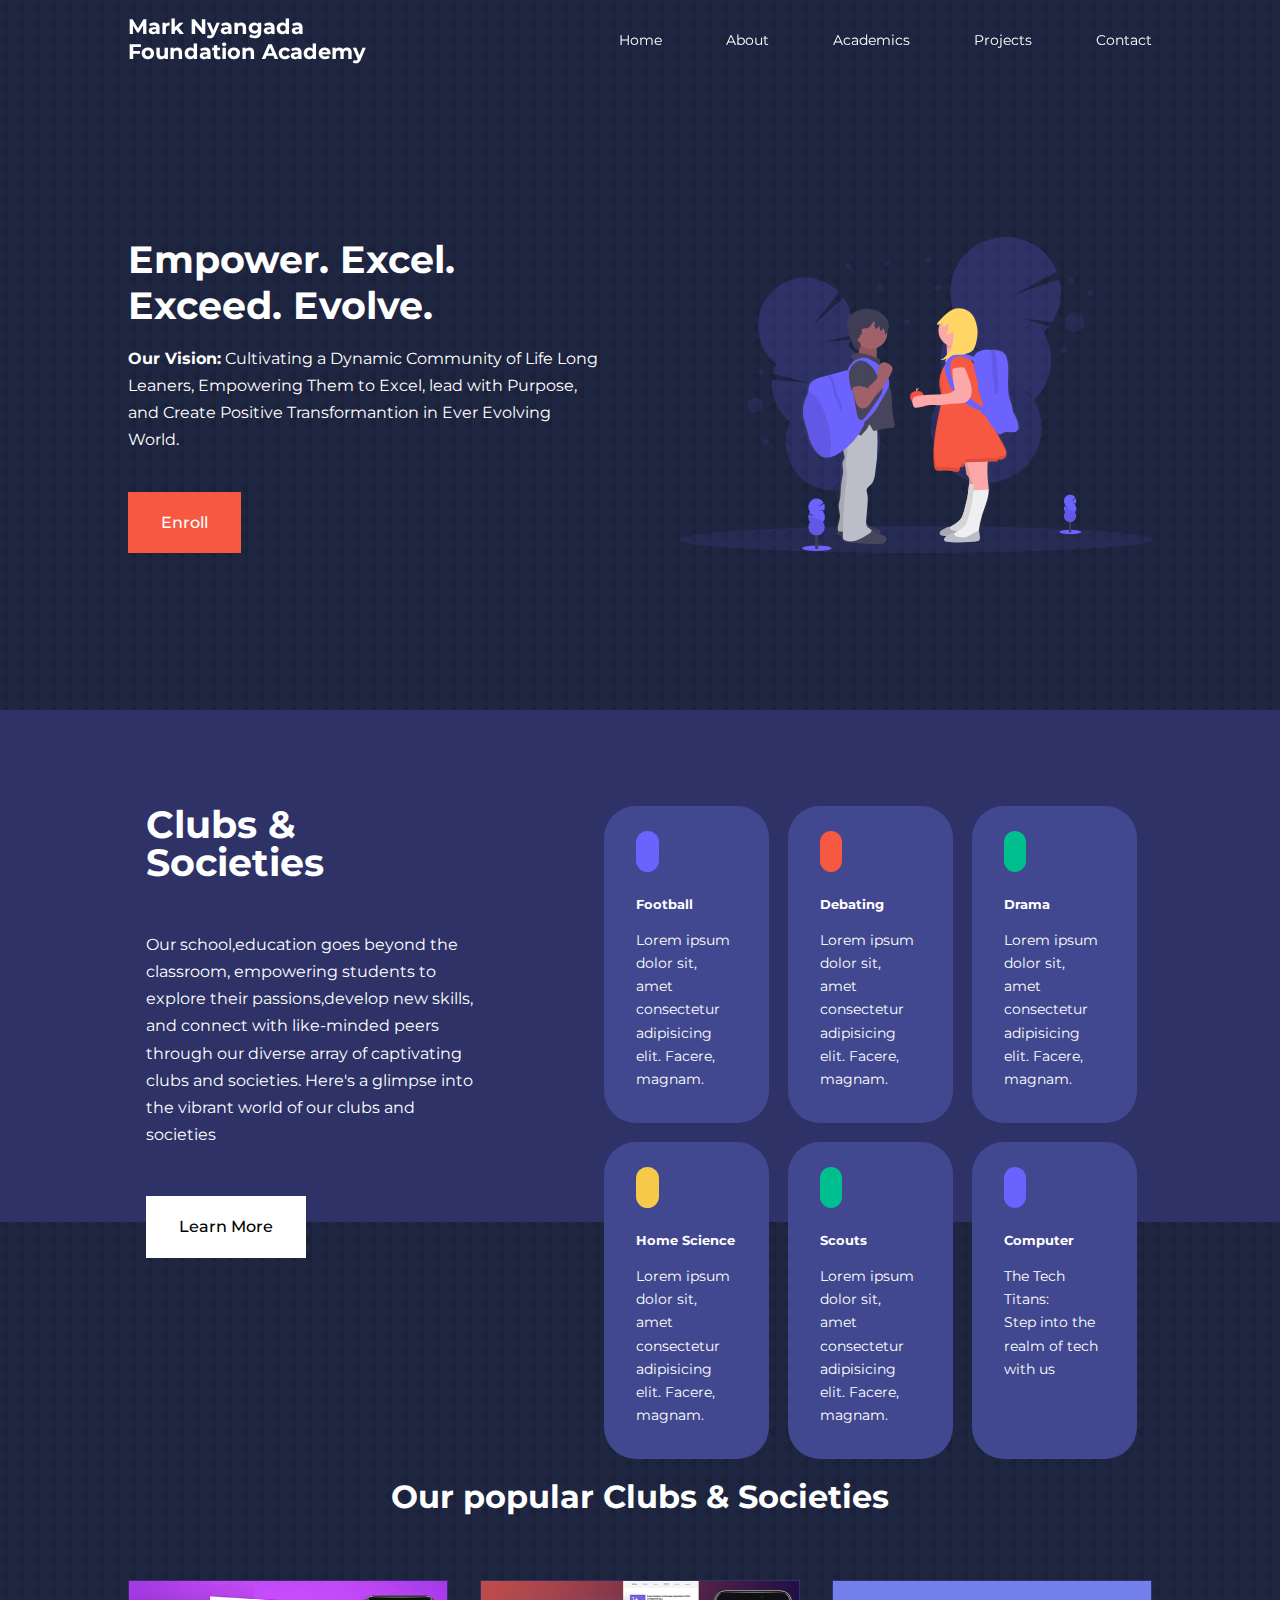
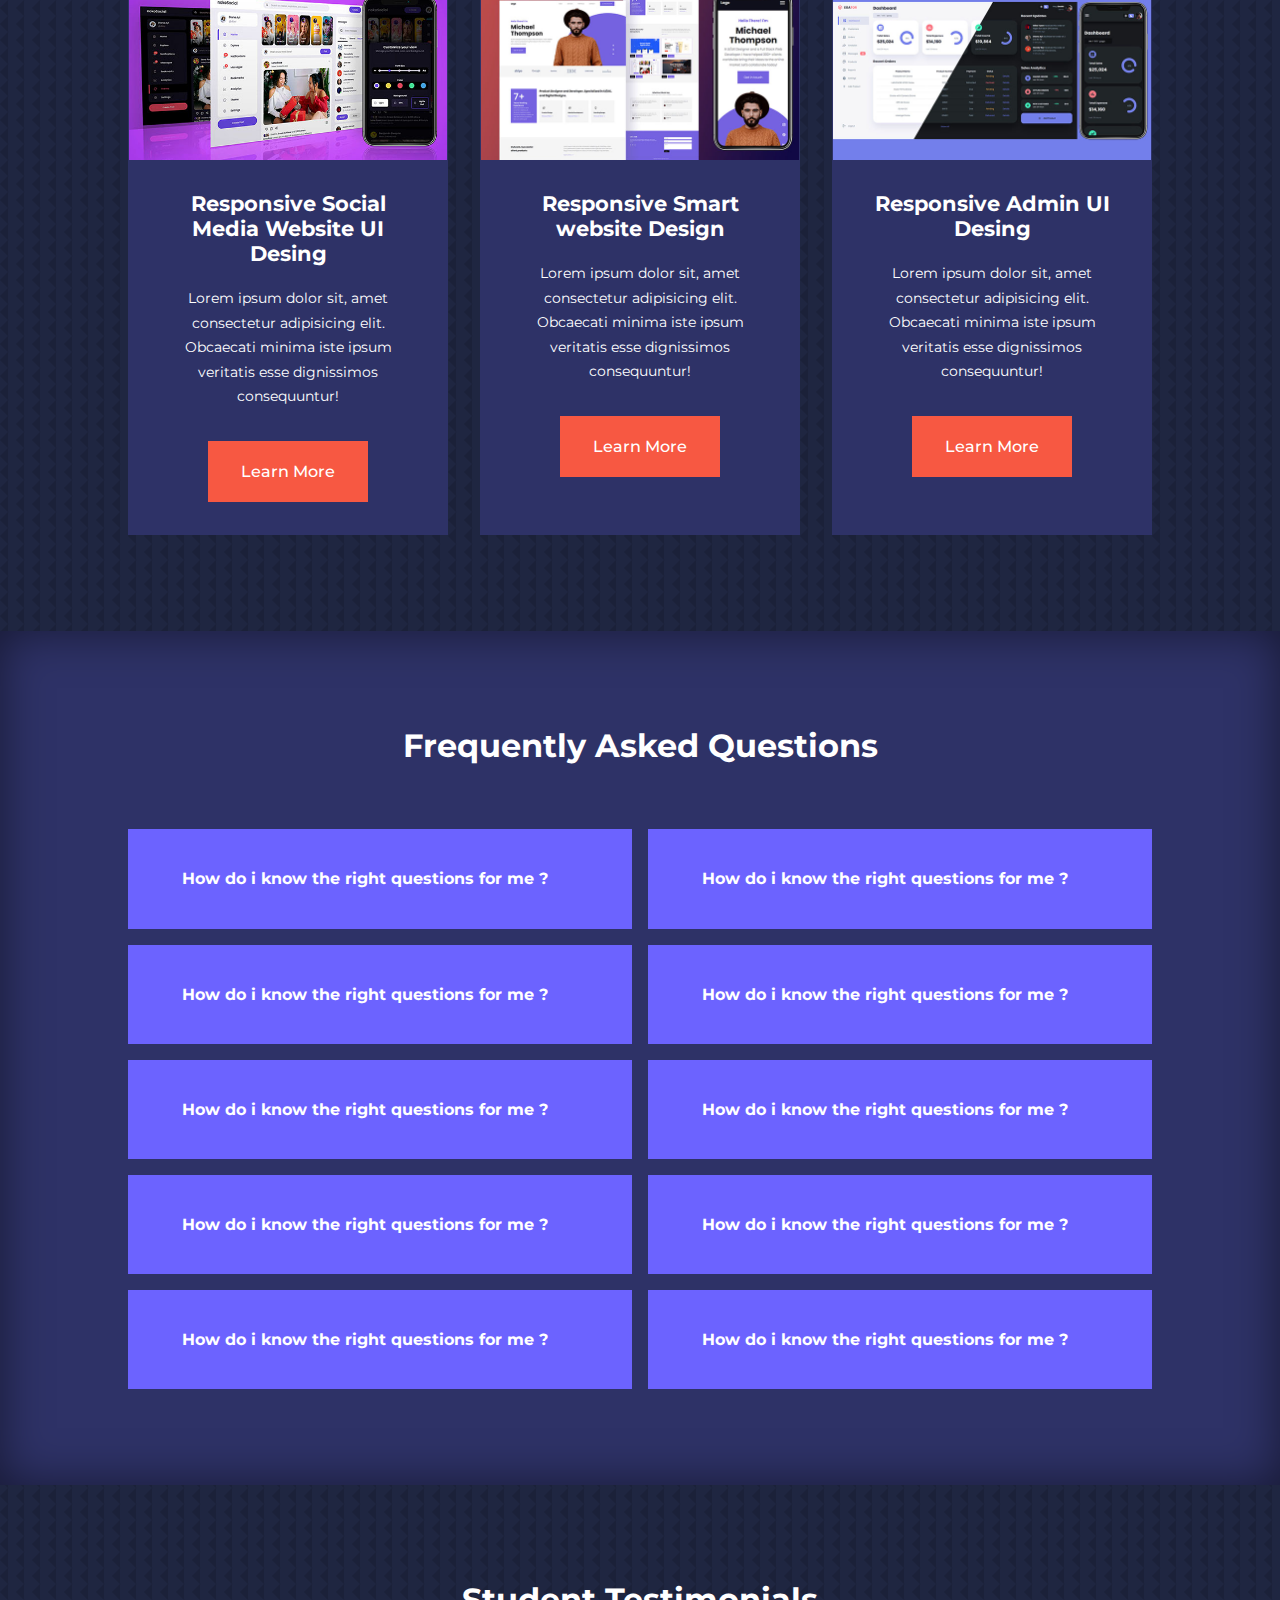
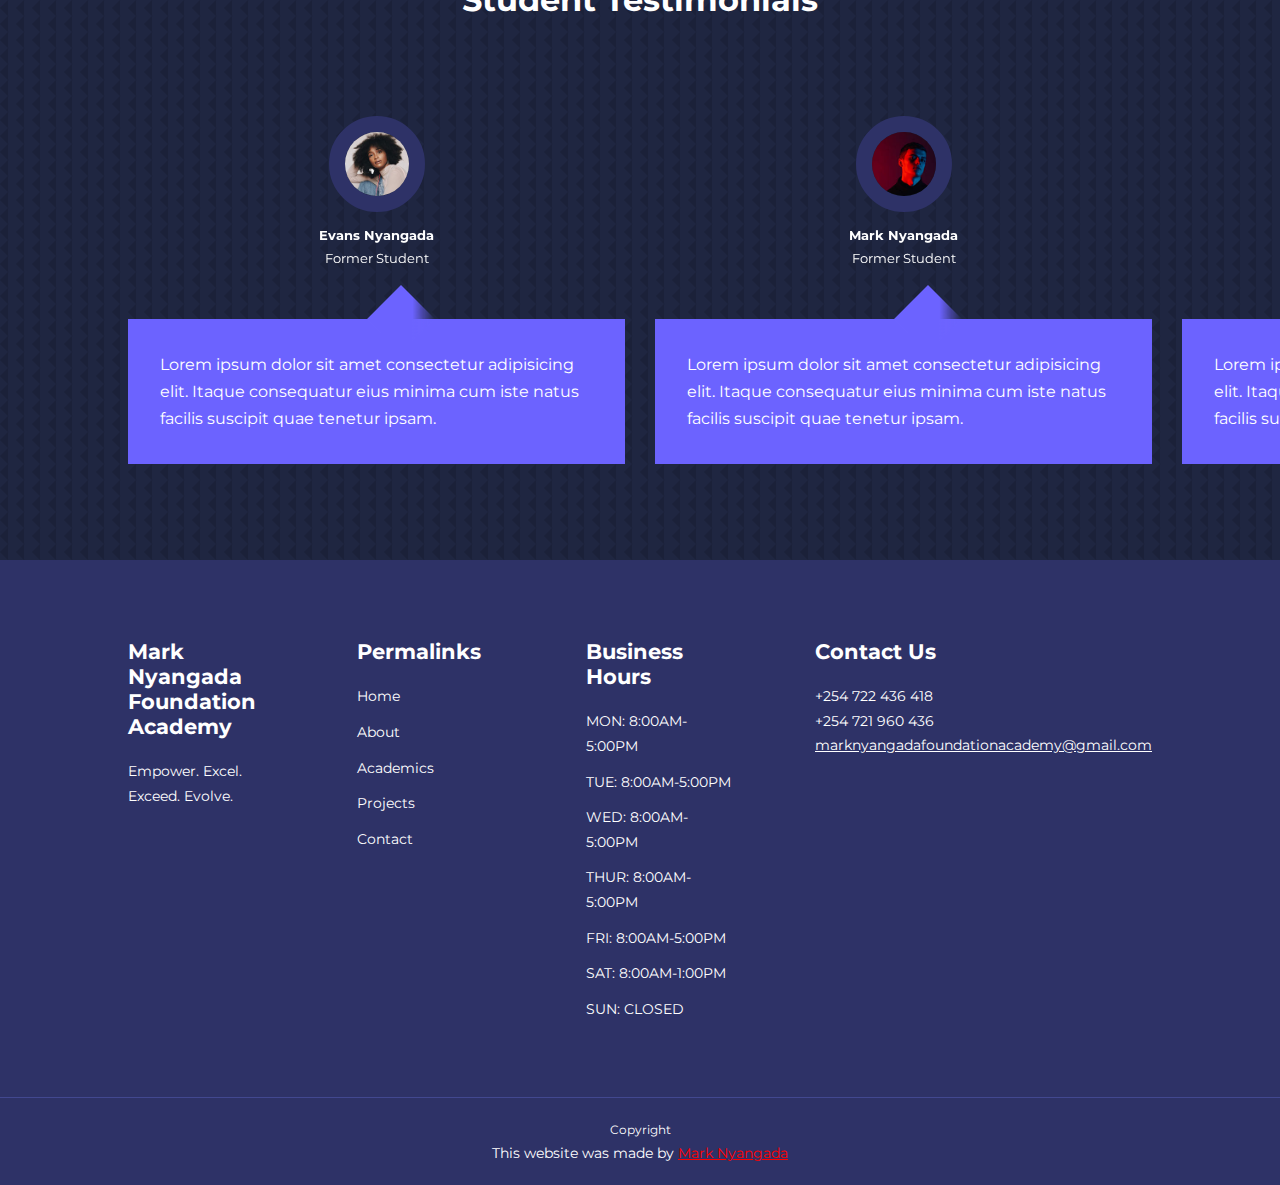
<file: MARK NYANGADA FOUNDATION ACADEMY/index.html>
<!DOCTYPE html>
<html lang="en">
<head>
    <meta charset="UTF-8">
    <meta name="viewport" content="width=device-width, initial-scale=1.0">
    <title>Mark Nyangada Foundation Academy</title>

    <!--ICONSCOUT CDN-->
    <link rel="stylesheet" href="https://unicons.iconscout.com/release/v2.1.6/css/unicons.css">

    <!--GOOGLE FONTS (MONTSERRAT)-->
    <link rel="preconnect" href="https://fonts.googleapis.com">
    <link rel="preconnect" href="https://fonts.gstatic.com" crossorigin>
    <link href="https://fonts.googleapis.com/css2?family=Montserrat:wght@300;400;500;600;700;900&display=swap" rel="stylesheet">
    <link rel="stylesheet" href="https://cdnjs.cloudflare.com/ajax/libs/font-awesome/5.15.3/css/all.min.css" />



    <!--SWIPER JS-->
    <link
    rel="stylesheet"
    href="https://cdn.jsdelivr.net/npm/swiper@9/swiper-bundle.min.css"
    />




    <!--STYLESHEETS-->
    <link rel="stylesheet" href="styles/style.css">

    <style>
        body{
            background-image: url("images/bg-texture.png");
        }
    </style>
</head>

<body>
    <nav>
        <div class="container nav__container">
            <a href="index.html"><h4>Mark Nyangada <br> Foundation Academy</h4></a>
            <ul class="nav__menu">
                <li><a href="index.html">Home</a></li>
                <li><a href="about.html">About</a></li>
                <li><a href="course.html">Academics</a></li>
                <li><a href="projects.html">Projects</a></li>
                <li><a href="contact.html">Contact</a></li>
            </ul>
            <button id="open-menu-btn"><svg xmlns="http://www.w3.org/2000/svg" width="24" height="24" fill="none" id="menu"><path fill="#000" d="M3 6a1 1 0 0 1 1-1h16a1 1 0 1 1 0 2H4a1 1 0 0 1-1-1zm0 6a1 1 0 0 1 1-1h16a1 1 0 1 1 0 2H4a1 1 0 0 1-1-1zm1 5a1 1 0 1 0 0 2h16a1 1 0 1 0 0-2H4z"></path></svg></button>
            <button id="close-menu-btn"><svg xmlns="http://www.w3.org/2000/svg" width="24" height="24" fill="none" id="close"><path fill="#000" d="M7.05 7.05a1 1 0 0 0 0 1.414L10.586 12 7.05 15.536a1 1 0 1 0 1.414 1.414L12 13.414l3.536 3.536a1 1 0 0 0 1.414-1.414L13.414 12l3.536-3.536a1 1 0 0 0-1.414-1.414L12 10.586 8.464 7.05a1 1 0 0 0-1.414 0Z"></path></svg></button>
        </div>
    </nav>
    <!--===========================END OF NAVBAR=====================--> 






    <header>
        <div class="container header__container">
            <div class="header__left">
                <h1>Empower. Excel. Exceed. Evolve.</h1>
                <p><strong>Our Vision:</strong> Cultivating a Dynamic Community of Life Long Leaners, Empowering Them to Excel, lead with Purpose, and Create Positive Transformantion in Ever Evolving World. </p>
                <a href="course.html" class="btn btn-primary">Enroll</a>
            </div>
           

            <div class="header__left">
                <div class="header__right-image">
                    <img src="./images/header.svg">
                </div>
            </div>
        </div>
    </header>

    <!--========================END OF HEADER===========
    ===================-->





    <section class="categories">
        <div class="container categories__container">
            <div class="container categories__left">
                <h1>Clubs & Societies</h1>
                <p>
                Our school,education goes beyond the classroom, empowering students to explore their passions,develop new skills, and connect with like-minded peers through our diverse array of captivating clubs and societies. Here's a glimpse into the vibrant world of our clubs and societies
                </p>
                <a href="#" class="btn">Learn More</a>
            </div>
            <div class="container categories__right">
                <article class="category">
                    <span class="category__icon"><i class="uil uil-football"></i></span>
                    <h5>Football</h5>
                    <p>Lorem ipsum dolor sit, amet consectetur adipisicing elit. Facere, magnam.</p>
                </article>

                <article class="category">
                    <span class="category__icon"><i class="uil uil-podium"></i></span>
                    <h5>Debating</h5>
                    <p>Lorem ipsum dolor sit, amet consectetur adipisicing elit. Facere, magnam.</p>
                </article>

                <article class="category">
                    <span class="category__icon"><i class="uil uil-usd-circle"></i></span>
                    <h5>Drama</h5>
                    <p>Lorem ipsum dolor sit, amet consectetur adipisicing elit. Facere, magnam.</p>
                </article>

                <article class="category">
                    <span class="category__icon"><i class="uil uil-megaphone"></i></span>
                    <h5>Home Science</h5>
                    <p>Lorem ipsum dolor sit, amet consectetur adipisicing elit. Facere, magnam.</p>
                </article>

                <article class="category">
                    <span class="category__icon"><i class="uil uil-shield"></i></span>
                    <h5>Scouts</h5>
                    <p>Lorem ipsum dolor sit, amet consectetur adipisicing elit. Facere, magnam.</p>
                </article>

                <article class="category">
                    <span class="category__icon"><i class="uil uil-desktop"></i></span>
                    <h5>Computer</h5>
                    <p>The Tech Titans: <br> Step into the realm of tech with us</p>
                </article>
            </div>
        </div>
    </section>
    <!--===========================END OF CATERGORIES========-->











    <section class="courses">
        <h2>Our popular Clubs & Societies</h2>
        <div class="container courses__container">
            <article class="course">
                <div class="course__image">
                    <img src="./images/course1.jpg" >
                </div>
                <div class="course__info">
                    <h4>Responsive Social Media Website UI Desing</h4>
                    <p>Lorem ipsum dolor sit, amet consectetur adipisicing elit. Obcaecati minima iste ipsum veritatis esse dignissimos consequuntur!</p>
                    <a href="course.html" class=" btn btn-primary">Learn More</a>
                </div>
                
            </article>

            <article class="course">
                <div class="course__image">
                    <img src="./images/course2.jpg" >
                </div>
                <div class="course__info">
                    <h4>Responsive Smart website Design</h4>
                    <p>Lorem ipsum dolor sit, amet consectetur adipisicing elit. Obcaecati minima iste ipsum veritatis esse dignissimos consequuntur!</p>
                    <a href="course.html" class=" btn btn-primary">Learn More</a>
                </div>
                
            </article>

            <article class="course">
                <div class="course__image">
                    <img src="./images/course3.jpg" >
                </div>
                <div class="course__info">
                    <h4>Responsive Admin UI Desing</h4>
                    <p>Lorem ipsum dolor sit, amet consectetur adipisicing elit. Obcaecati minima iste ipsum veritatis esse dignissimos consequuntur!</p>
                    <a href="course.html" class=" btn btn-primary">Learn More</a>
                </div>
               
            </article>

            
        </div>
    </section>

    <!--======================END OF COURSES===============-->





    <section class="faqs">
        <h2>Frequently Asked Questions</h2>
        <div class="container faqs__container">
            <article class="faq">
                <div class="faq__icon"><i class="uil uil-plus"></i></div>
                <div class="question__answer">
                    <h4>How do i know the right questions for me ?</h4>
                    <p>Lorem ipsum dolor, sit amet consectetur adipisicing elit. Inventore alias facere cumque distinctio, aut eius quisquam, expedita amet doloremque dolor vitae doloribus rem perspiciatis porro reprehenderit reiciendis. Sint, natus ut!</p>
                </div>
            </article>

            <article class="faq">
                <div class="faq__icon"><i class="uil uil-plus"></i></div>
                <div class="question__answer">
                    <h4>How do i know the right questions for me ?</h4>
                    <p>Lorem ipsum dolor, sit amet consectetur adipisicing elit. Inventore alias facere cumque distinctio, aut eius quisquam, expedita amet doloremque dolor vitae doloribus rem perspiciatis porro reprehenderit reiciendis. Sint, natus ut!</p>
                </div>
            </article>

            <article class="faq">
                <div class="faq__icon"><i class="uil uil-plus"></i></div>
                <div class="question__answer">
                    <h4>How do i know the right questions for me ?</h4>
                    <p>Lorem ipsum dolor, sit amet consectetur adipisicing elit. Inventore alias facere cumque distinctio, aut eius quisquam, expedita amet doloremque dolor vitae doloribus rem perspiciatis porro reprehenderit reiciendis. Sint, natus ut!</p>
                </div>
            </article>

            <article class="faq">
                <div class="faq__icon"><i class="uil uil-plus"></i></div>
                <div class="question__answer">
                    <h4>How do i know the right questions for me ?</h4>
                    <p>Lorem ipsum dolor, sit amet consectetur adipisicing elit. Inventore alias facere cumque distinctio, aut eius quisquam, expedita amet doloremque dolor vitae doloribus rem perspiciatis porro reprehenderit reiciendis. Sint, natus ut!</p>
                </div>
            </article>

            <article class="faq">
                <div class="faq__icon"><i class="uil uil-plus"></i></div>
                <div class="question__answer">
                    <h4>How do i know the right questions for me ?</h4>
                    <p>Lorem ipsum dolor, sit amet consectetur adipisicing elit. Inventore alias facere cumque distinctio, aut eius quisquam, expedita amet doloremque dolor vitae doloribus rem perspiciatis porro reprehenderit reiciendis. Sint, natus ut!</p>
                </div>
            </article>

            <article class="faq">
                <div class="faq__icon"><i class="uil uil-plus"></i></div>
                <div class="question__answer">
                    <h4>How do i know the right questions for me ?</h4>
                    <p>Lorem ipsum dolor, sit amet consectetur adipisicing elit. Inventore alias facere cumque distinctio, aut eius quisquam, expedita amet doloremque dolor vitae doloribus rem perspiciatis porro reprehenderit reiciendis. Sint, natus ut!</p>
                </div>
            </article>

            <article class="faq">
                <div class="faq__icon"><i class="uil uil-plus"></i></div>
                <div class="question__answer">
                    <h4>How do i know the right questions for me ?</h4>
                    <p>Lorem ipsum dolor, sit amet consectetur adipisicing elit. Inventore alias facere cumque distinctio, aut eius quisquam, expedita amet doloremque dolor vitae doloribus rem perspiciatis porro reprehenderit reiciendis. Sint, natus ut!</p>
                </div>
            </article>

            <article class="faq">
                <div class="faq__icon"><i class="uil uil-plus"></i></div>
                <div class="question__answer">
                    <h4>How do i know the right questions for me ?</h4>
                    <p>Lorem ipsum dolor, sit amet consectetur adipisicing elit. Inventore alias facere cumque distinctio, aut eius quisquam, expedita amet doloremque dolor vitae doloribus rem perspiciatis porro reprehenderit reiciendis. Sint, natus ut!</p>
                </div>
            </article>

            <article class="faq">
                <div class="faq__icon"><i class="uil uil-plus"></i></div>
                <div class="question__answer">
                    <h4>How do i know the right questions for me ?</h4>
                    <p>Lorem ipsum dolor, sit amet consectetur adipisicing elit. Inventore alias facere cumque distinctio, aut eius quisquam, expedita amet doloremque dolor vitae doloribus rem perspiciatis porro reprehenderit reiciendis. Sint, natus ut!</p>
                </div>
            </article>

            <article class="faq">
                <div class="faq__icon"><i class="uil uil-plus"></i></div>
                <div class="question__answer">
                    <h4>How do i know the right questions for me ?</h4>
                    <p>Lorem ipsum dolor, sit amet consectetur adipisicing elit. Inventore alias facere cumque distinctio, aut eius quisquam, expedita amet doloremque dolor vitae doloribus rem perspiciatis porro reprehenderit reiciendis. Sint, natus ut!</p>
                </div>
            </article>
        </div>
    </section>
    <!--=======================END OF FAQs=========================================-->




    <section class="container testimanials__Container mySwiper">
        <h2>Student Testimonials</h2>
        <div class="swiper-wrapper">
            <article class="testimonial swiper-slide">
                <div class="avatar">
                    <img src="./images/avatar1.jpg" >
                </div>
                <div class="testimonial__info"> 
                    <h5>Evans Nyangada</h5>
                    <small>Former Student</small>
                </div>
                <div class="testimonial__body">
                    <p>Lorem ipsum dolor sit amet consectetur adipisicing elit. Itaque consequatur eius minima cum iste natus facilis suscipit quae tenetur ipsam.</p>
                </div>
            </article>

            <article class="testimonial swiper-slide">
                <div class="avatar">
                    <img src="./images/avatar2.jpg" >
                </div>
                <div class="testimonial__info"> 
                    <h5>Mark Nyangada</h5>
                    <small>Former Student</small>
                </div>
                <div class="testimonial__body">
                    <p>Lorem ipsum dolor sit amet consectetur adipisicing elit. Itaque consequatur eius minima cum iste natus facilis suscipit quae tenetur ipsam.</p>
                </div>
            </article>

            <article class="testimonial swiper-slide">
                <div class="avatar">
                    <img src="./images/avatar3.jpg" >
                </div>
                <div class="testimonial__info"> 
                    <h5>James Nyangada</h5>
                    <small>Former Student</small>
                </div>
                <div class="testimonial__body">
                    <p>Lorem ipsum dolor sit amet consectetur adipisicing elit. Itaque consequatur eius minima cum iste natus facilis suscipit quae tenetur ipsam.</p>
                </div>
            </article>

            <article class="testimonial swiper-slide">
                <div class="avatar">
                    <img src="./images/avatar4.jpg" >
                </div>
                <div class="testimonial__info"> 
                    <h5>Bella Bliss</h5>
                    <small>Former Student</small>
                </div>
                <div class="testimonial__body">
                    <p>Lorem ipsum dolor sit amet consectetur adipisicing elit. Itaque consequatur eius minima cum iste natus facilis suscipit quae tenetur ipsam.</p>
                </div>
            </article>

            <article class="testimonial swiper-slide">
                <div class="avatar">
                    <img src="./images/avatar5.jpg" >
                </div>
                <div class="testimonial__info"> 
                    <h5>Jane Doe</h5>
                    <small>Student</small>
                </div>
                <div class="testimonial__body">
                    <p>Lorem ipsum dolor sit amet consectetur adipisicing elit. Itaque consequatur eius minima cum iste natus facilis suscipit quae tenetur ipsam.</p>
                </div>
            </article> 
           
        </div>
        
    </section>

<!--=========================================================END OF TESTIMONIALS=========================================-->



    <footer >
        <div class="container footer__container">
            <div class="footer__1">
                <a href="index.html" class="footer__logo"><h4>Mark Nyangada <br>Foundation Academy</h4></a>
                <p>
                    Empower. Excel. Exceed. Evolve.
                </p>
            </div>

            <div class="footer__2">
                <h4>Permalinks</h4>
                <ul class="Permalinks">
                <li><a href="index.html">Home</a></li>
                <li><a href="about.html">About</a></li>
                <li><a href="course.html">Academics</a></li>
                <li><a href="projects.html">Projects</a></li>
                <li><a href="contact.html">Contact</a></li>
                </ul>
            </div>

            <div class="footer__3">
                <h4>Business Hours</h4>
                <ul class="privacy">
                    <li>MON: 8:00AM-5:00PM</li>
                    <li>TUE: 8:00AM-5:00PM</li>
                    <li>WED: 8:00AM-5:00PM</li>
                    <li>THUR: 8:00AM-5:00PM</li>
                    <li>FRI: 8:00AM-5:00PM</li>
                    <li>SAT: 8:00AM-1:00PM</li>
                    <li>SUN: CLOSED</li>
                </ul>
            </div>

            <div class="footer__4">
                <h4>Contact Us</h4>
                <div>
                    <p>+254 722 436 418</p>
                    <p>+254 721 960 436</p>
                    <p><a href="mailto:marknyangadafoundationacademy@gmail.com" style="cursor: pointer; text-decoration: underline;">marknyangadafoundationacademy@gmail.com</a> </p>
                </div>

                <ul class="footer__socials">
                    <li>
                        <a href="#"><i class="uil uil-facebook-f"></i></a>
                    </li>
                    <li>
                        <a href="#"><i class="uil uil-instagram-alt"></i></a>
                    </li>
                    <li>
                        <i class="uil uil-twitter"></i>
                    </li>
                    <li>
                        <a href="#"><i class="uil uil-linkedin-alt"></i></a>
                    </li>
                </ul>
            </div>

           
        </div>

        <div class="footer__copyright">
            <small>Copyright</small>
            <p>This website was made by <a href="https://www.linkedin.com/in/mark-nyangada-0b1b49166/"  target="_blank"><span style="text-decoration: underline; cursor: pointer; color: red; ">Mark Nyangada</span></a></p>
        </div>
    </footer> 

    <!--=========================================================END OF FOOTER=========================================--> 



    <script src="https://cdn.jsdelivr.net/npm/swiper@9/swiper-bundle.min.js"></script>
    <script src="./main.js"></script>
    

    <script>
            var swiper = new Swiper(".mySwiper", {
        slidesPerView: 1,
        spaceBetween: 30,
        pagination: {
            el: ".swiper-pagination",
            clickable: true,
        },
        //when window width is >= 600px
        breakpoints: {
            600:{
                slidesPerView: 2
            }
        }
        });
    </script>
</html>
</file>
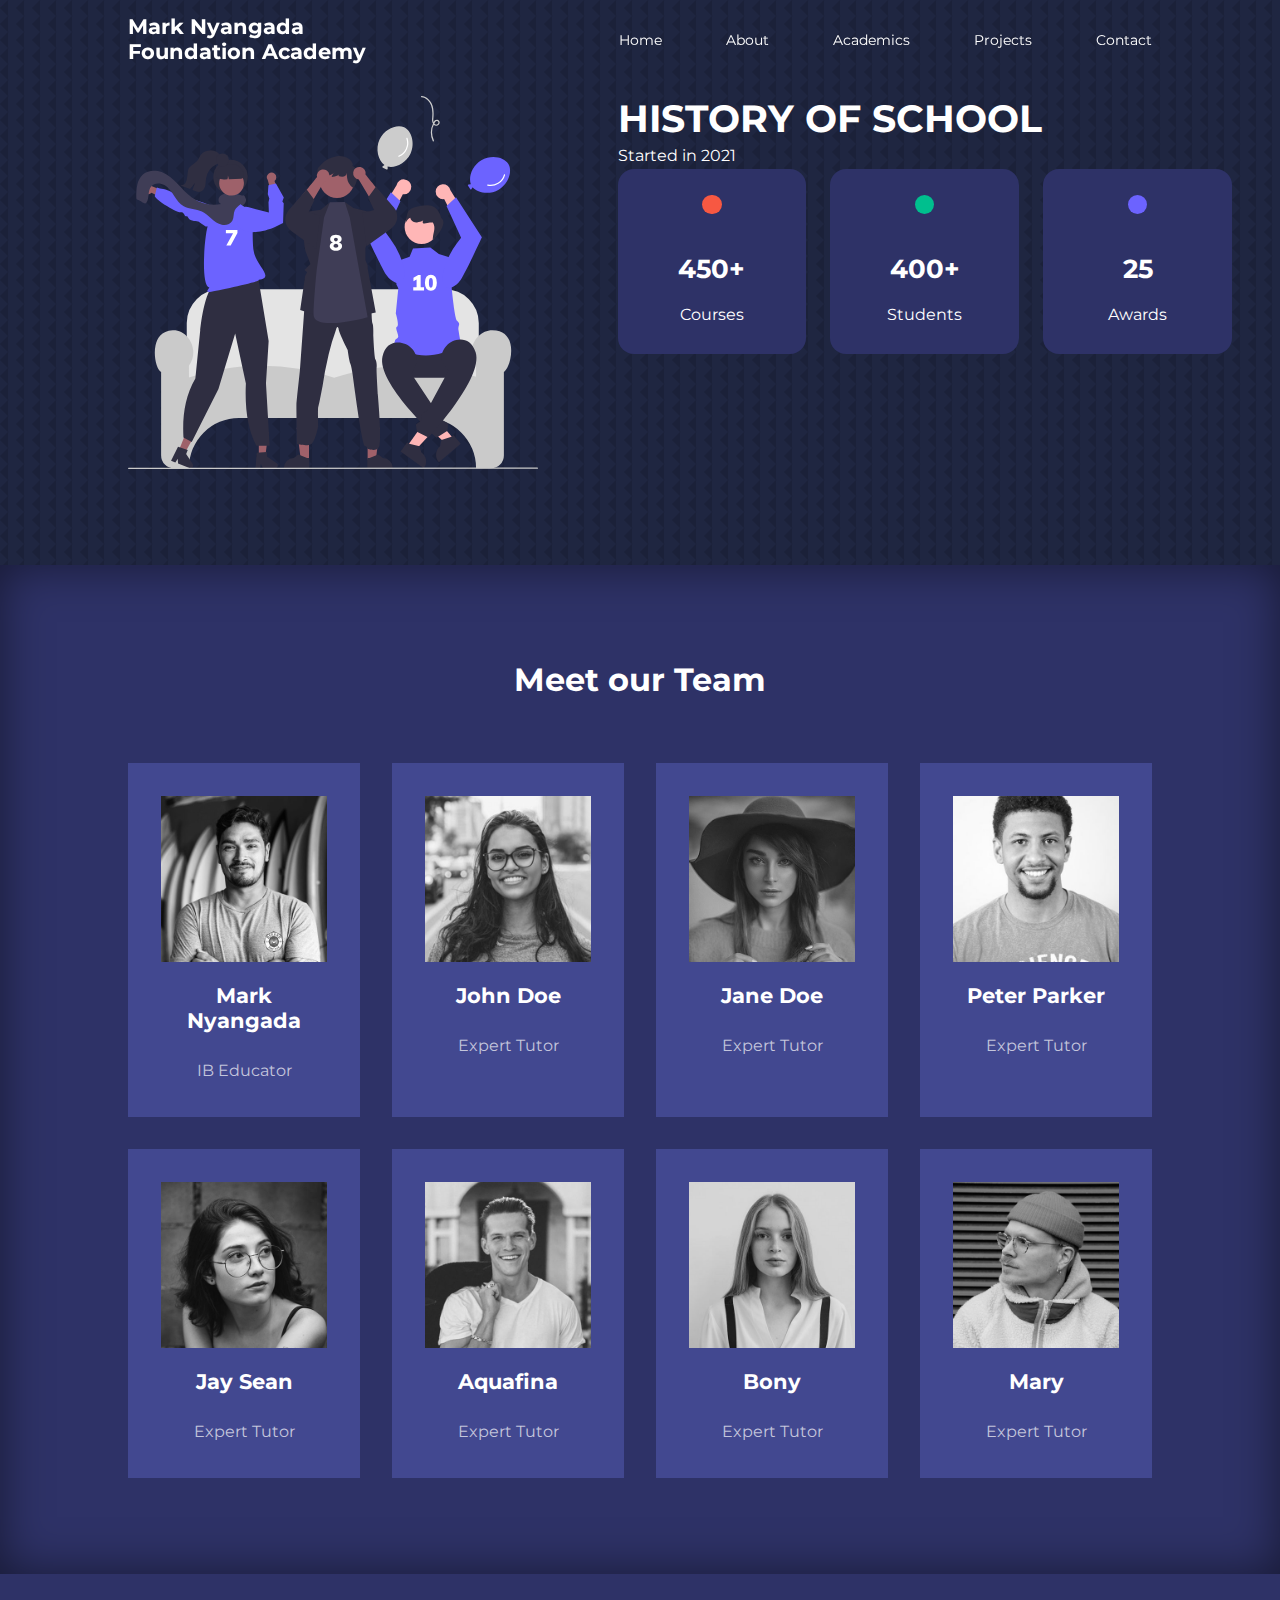
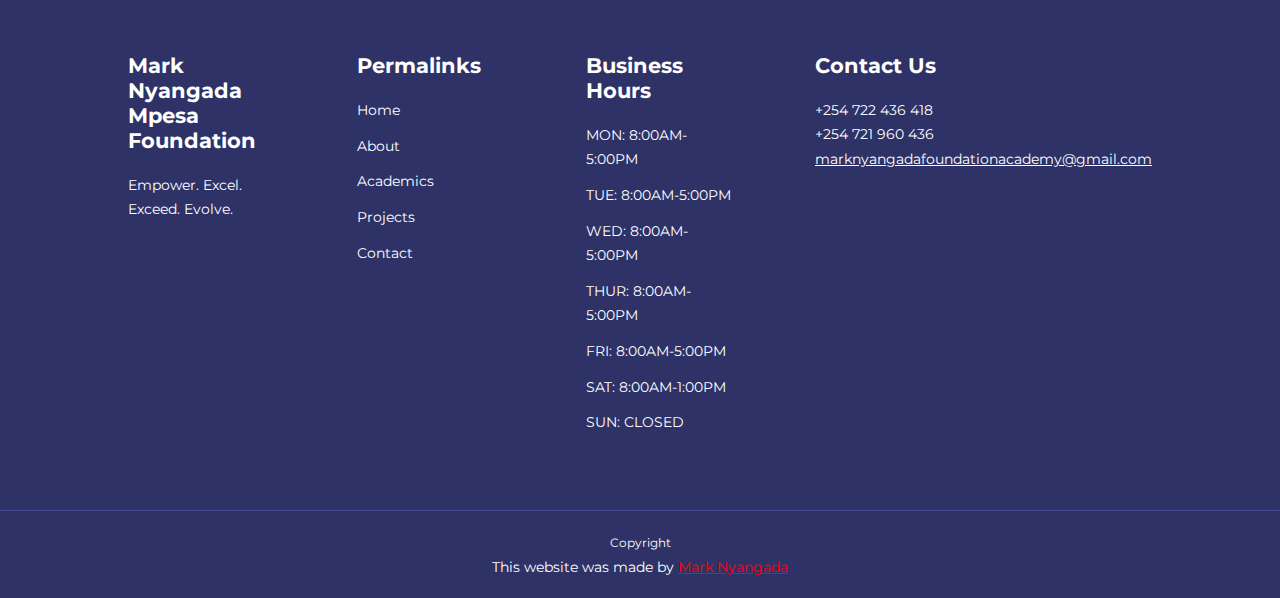
<file: MARK NYANGADA FOUNDATION ACADEMY/about.html>
<!DOCTYPE html>
<html lang="en">
<head>
    <meta charset="UTF-8">
    <meta name="viewport" content="width=device-width, initial-scale=1.0">
    <title>Mark Nyangada Foundation Academy</title>

    <!--ICONSCOUT CDN-->
    <link rel="stylesheet" href="https://unicons.iconscout.com/release/v2.1.6/css/unicons.css">

    <!--GOOGLE FONTS (MONTSERRAT)-->
    <link rel="preconnect" href="https://fonts.googleapis.com">
    <link rel="preconnect" href="https://fonts.gstatic.com" crossorigin>
    <link href="https://fonts.googleapis.com/css2?family=Montserrat:wght@300;400;500;600;700;900&display=swap" rel="stylesheet">




    <!--STYLESHEETS-->
    <link rel="stylesheet" href="styles/style.css">
    <link rel="stylesheet" href="styles/about.css">
    <style>
        body{
            background-image: url("images/bg-texture.png");
        }
    </style>
</head>
<body>
    <nav>
        <div class="container nav__container">
            <a href="index.html"><h4>Mark Nyangada <br> Foundation Academy</h4></a>
            <ul class="nav__menu">
                <li><a href="index.html">Home</a></li>
                <li><a href="about.html">About</a></li>
                <li><a href="course.html">Academics</a></li>
                <li><a href="projects.html">Projects</a></li>
                <li><a href="contact.html">Contact</a></li>
            </ul>
            <button id="open-menu-btn"><svg xmlns="http://www.w3.org/2000/svg" width="24" height="24" fill="none" id="menu"><path fill="#000" d="M3 6a1 1 0 0 1 1-1h16a1 1 0 1 1 0 2H4a1 1 0 0 1-1-1zm0 6a1 1 0 0 1 1-1h16a1 1 0 1 1 0 2H4a1 1 0 0 1-1-1zm1 5a1 1 0 1 0 0 2h16a1 1 0 1 0 0-2H4z"></path></svg></button>
            <button id="close-menu-btn"><svg xmlns="http://www.w3.org/2000/svg" width="24" height="24" fill="none" id="close"><path fill="#000" d="M7.05 7.05a1 1 0 0 0 0 1.414L10.586 12 7.05 15.536a1 1 0 1 0 1.414 1.414L12 13.414l3.536 3.536a1 1 0 0 0 1.414-1.414L13.414 12l3.536-3.536a1 1 0 0 0-1.414-1.414L12 10.586 8.464 7.05a1 1 0 0 0-1.414 0Z"></path></svg></button>
        </div>
    </nav>
    <!--===========================END OF NAVBAR=====================--> 





    <section class="about__achievement">
        <div class="container about__achievements-container">
            <div class="about__achievement-left">
                <img src="./images/about achievements.svg" >
            </div>
            <div class="about__achievement-right">
                <h1>HISTORY OF SCHOOL</h1>
                <p>Started in 2021
                </p>
                <div class="achievements__cards">
                    <article class="achievement__card">
                        <span class="achievement__icon">
                            <i class="uil uil-video"></i>
                        </span>
                        <h3>450+</h3>
                        <p>Courses</p>
                    </article>

                    <article class="achievement__card">
                        <span class="achievement__icon">
                            <i class="uil uil-users-alt"></i>
                        </span>
                        <h3>400+</h3>
                        <p>Students</p>
                    </article>

                    <article class="achievement__card">
                        <span class="achievement__icon">
                            <i class="uil uil-trophy"></i>
                        </span>
                        <h3>25</h3>
                        <p>Awards</p>
                    </article>
                </div>

            </div>
        </div>
    </section>


<!--===========================END OF HISTORY=====================--> 




<section class="team">
    <h2>Meet our Team</h2>
    <div class="container team__container">
        <article class="team__member">
            <div class="team__member-image">
                <img src="./images/tm1.jpg" alt="">
            </div>
            <div class="team__member-info">
                <h4>Mark Nyangada</h4>
                <p>IB Educator</p>
            </div>
            <div class="team__member-socials">
                <a href="instagram.com" target="_blank"><i class="uil uil-instagram"></i></a>
                <a href="twitter.com" target="_blank"><i class="uil uil-twitter-alt"></i></a>
                <a href="linkedin.com" target="_blank"><i class="uil uil-linkedin-alt"></i></a>
            </div>
        </article>

        <article class="team__member">
            <div class="team__member-image">
                <img src="./images/tm2.jpg" alt="">
            </div>
            <div class="team__member-info">
                <h4>John Doe</h4>
                <p>Expert Tutor</p>
            </div>
            <div class="team__member-socials">
                <a href="instagram.com" target="_blank"><i class="uil uil-instagram"></i></a>
                <a href="twitter.com" target="_blank"><i class="uil uil-twitter-alt"></i></a>
                <a href="linkedin.com" target="_blank"><i class="uil uil-linkedin-alt"></i></a>
            </div>
        </article>

        <article class="team__member">
            <div class="team__member-image">
                <img src="./images/tm3.jpg" alt="">
            </div>
            <div class="team__member-info">
                <h4>Jane Doe</h4>
                <p>Expert Tutor</p>
            </div>
            <div class="team__member-socials">
                <a href="instagram.com" target="_blank"><i class="uil uil-instagram"></i></a>
                <a href="twitter.com" target="_blank"><i class="uil uil-twitter-alt"></i></a>
                <a href="linkedin.com" target="_blank"><i class="uil uil-linkedin-alt"></i></a>
            </div>
        </article>

        <article class="team__member">
            <div class="team__member-image">
                <img src="./images/tm4.jpg" alt="">
            </div>
            <div class="team__member-info">
                <h4>Peter Parker</h4>
                <p>Expert Tutor</p>
            </div>
            <div class="team__member-socials">
                <a href="instagram.com" target="_blank"><i class="uil uil-instagram"></i></a>
                <a href="twitter.com" target="_blank"><i class="uil uil-twitter-alt"></i></a>
                <a href="linkedin.com" target="_blank"><i class="uil uil-linkedin-alt"></i></a>
            </div>
        </article>

        <article class="team__member">
            <div class="team__member-image">
                <img src="./images/tm5.jpg" alt="">
            </div>
            <div class="team__member-info">
                <h4>Jay Sean</h4>
                <p>Expert Tutor</p>
            </div>
            <div class="team__member-socials">
                <a href="instagram.com" target="_blank"><i class="uil uil-instagram"></i></a>
                <a href="twitter.com" target="_blank"><i class="uil uil-twitter-alt"></i></a>
                <a href="linkedin.com" target="_blank"><i class="uil uil-linkedin-alt"></i></a>
            </div>
        </article>

        <article class="team__member">
            <div class="team__member-image">
                <img src="./images/tm6.jpg" alt="">
            </div>
            <div class="team__member-info">
                <h4>Aquafina</h4>
                <p>Expert Tutor</p>
            </div>
            <div class="team__member-socials">
                <a href="instagram.com" target="_blank"><i class="uil uil-instagram"></i></a>
                <a href="twitter.com" target="_blank"><i class="uil uil-twitter-alt"></i></a>
                <a href="linkedin.com" target="_blank"><i class="uil uil-linkedin-alt"></i></a>
            </div>
        </article>

        <article class="team__member">
            <div class="team__member-image">
                <img src="./images/tm7.jpg" alt="">
            </div>
            <div class="team__member-info">
                <h4>Bony</h4>
                <p>Expert Tutor</p>
            </div>
            <div class="team__member-socials">
                <a href="instagram.com" target="_blank"><i class="uil uil-instagram"></i></a>
                <a href="twitter.com" target="_blank"><i class="uil uil-twitter-alt"></i></a>
                <a href="linkedin.com" target="_blank"><i class="uil uil-linkedin-alt"></i></a>
            </div>
        </article>

        <article class="team__member">
            <div class="team__member-image">
                <img src="./images/tm8.jpg" alt="">
            </div>
            <div class="team__member-info">
                <h4>Mary</h4>
                <p>Expert Tutor</p>
            </div>
            <div class="team__member-socials">
                <a href="instagram.com" target="_blank"><i class="uil uil-instagram"></i></a>
                <a href="twitter.com" target="_blank"><i class="uil uil-twitter-alt"></i></a>
                <a href="linkedin.com" target="_blank"><i class="uil uil-linkedin-alt"></i></a>
            </div>
        </article>


    </div>
</section>
<!--===========================END OF TEAMS=====================-->




















<footer >
    <div class="container footer__container">
        <div class="footer__1">
            <a href="index.html" class="footer__logo"><h4>Mark Nyangada <br>Mpesa Foundation</h4></a>
            <p>
                Empower. Excel. Exceed. Evolve.
            </p>
        </div>

        <div class="footer__2">
            <h4>Permalinks</h4>
            <ul class="Permalinks">
            <li><a href="index.html">Home</a></li>
            <li><a href="about.html">About</a></li>
            <li><a href="course.html">Academics</a></li>
            <li><a href="projects.html">Projects</a></li>
            <li><a href="contact.html">Contact</a></li>
            </ul>
        </div>

        <div class="footer__3">
            <h4>Business Hours</h4>
            <ul class="privacy">
                <li>MON: 8:00AM-5:00PM</li>
                <li>TUE: 8:00AM-5:00PM</li>
                <li>WED: 8:00AM-5:00PM</li>
                <li>THUR: 8:00AM-5:00PM</li>
                <li>FRI: 8:00AM-5:00PM</li>
                <li>SAT: 8:00AM-1:00PM</li>
                <li>SUN: CLOSED</li>
            </ul>
        </div>

        <div class="footer__4">
            <h4>Contact Us</h4>
            <div>
                <p>+254 722 436 418</p>
                <p>+254 721 960 436</p>
                <p><a href="mailto:maryjemafaith@gmail.com" style="cursor: pointer; text-decoration: underline;">marknyangadafoundationacademy@gmail.com</a> </p>
            </div>

            <ul class="footer__socials">
                <li>
                    <a href="#"><i class="uil uil-facebook-f"></i></a>
                </li>
                <li>
                    <a href="#"><i class="uil uil-instagram-alt"></i></a>
                </li>
                <li>
                    <i class="uil uil-twitter"></i>
                </li>
                <li>
                    <a href="#"><i class="uil uil-linkedin-alt"></i></a>
                </li>
            </ul>
        </div>

       
    </div>

    <div class="footer__copyright">
        <small>Copyright</small>
        <p>This website was made by <a href="https://www.linkedin.com/in/mark-nyangada-0b1b49166/ target="_blank"><span style="text-decoration: underline; cursor: pointer; color: red; ">Mark Nyangada</span></a></p>
    </div>
</footer> 

<!--=========================================================END OF FOOTER=========================================--> 




<script src="./main.js"></script>


</body>
</html>
</file>
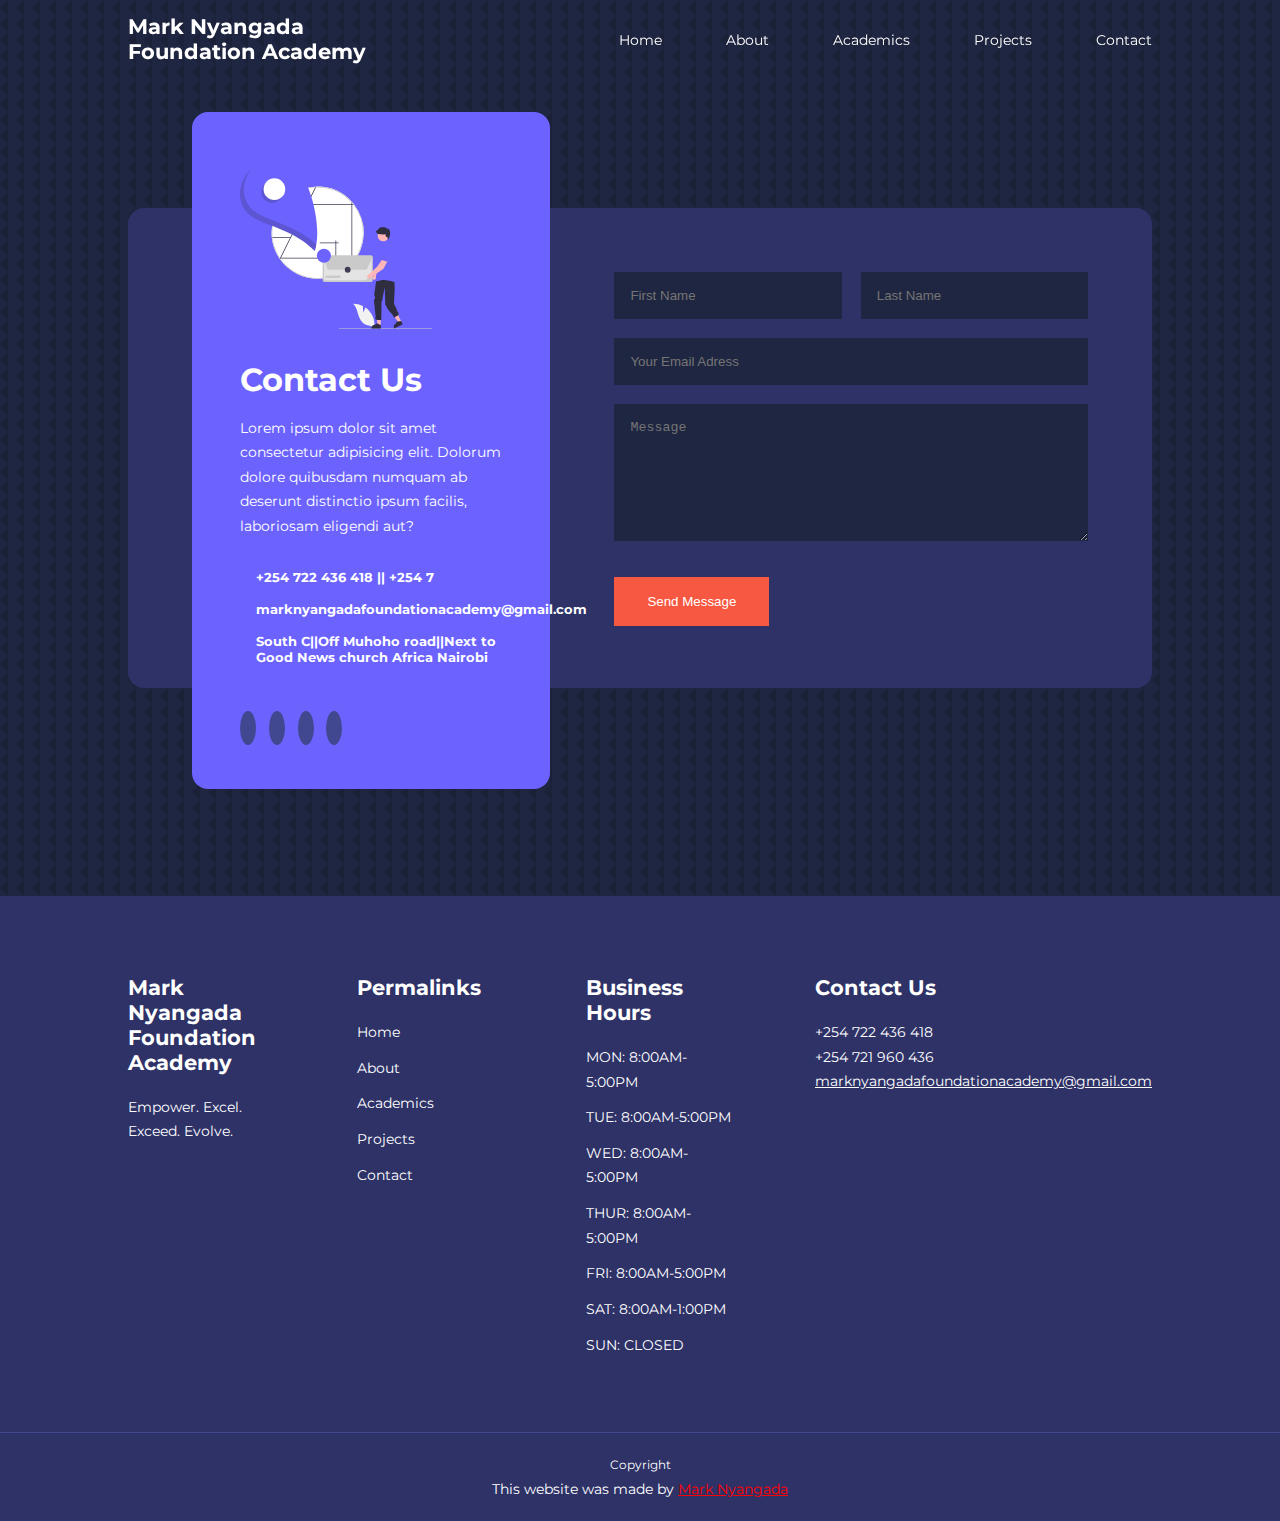
<file: MARK NYANGADA FOUNDATION ACADEMY/contact.html>
<!DOCTYPE html>
<html lang="en">
<head>
    <meta charset="UTF-8">
    <meta name="viewport" content="width=device-width, initial-scale=1.0">
    <title>Mark Nyangada Foundation Academy</title>

    <!--ICONSCOUT CDN-->
    <link rel="stylesheet" href="https://unicons.iconscout.com/release/v2.1.6/css/unicons.css">

    <!--GOOGLE FONTS (MONTSERRAT)-->
    <link rel="preconnect" href="https://fonts.googleapis.com">
    <link rel="preconnect" href="https://fonts.gstatic.com" crossorigin>
    <link href="https://fonts.googleapis.com/css2?family=Montserrat:wght@300;400;500;600;700;900&display=swap" rel="stylesheet">




    <!--STYLESHEETS-->
    <link rel="stylesheet" href="styles/style.css">
    <link rel="stylesheet" href="styles/contact.css">
    <style>
        body{
            background-image: url("images/bg-texture.png");
        }
    </style>
</head>
<body>
    <nav>
        <div class="container nav__container">
            <a href="index.html"><h4>Mark Nyangada <br> Foundation Academy</h4></a>
            <ul class="nav__menu">
                <li><a href="index.html">Home</a></li>
                <li><a href="about.html">About</a></li>
                <li><a href="course.html">Academics</a></li>
                <li><a href="projects.html">Projects</a></li>
                <li><a href="contact.html">Contact</a></li>
            </ul>
            <button id="open-menu-btn"><svg xmlns="http://www.w3.org/2000/svg" width="24" height="24" fill="none" id="menu"><path fill="#000" d="M3 6a1 1 0 0 1 1-1h16a1 1 0 1 1 0 2H4a1 1 0 0 1-1-1zm0 6a1 1 0 0 1 1-1h16a1 1 0 1 1 0 2H4a1 1 0 0 1-1-1zm1 5a1 1 0 1 0 0 2h16a1 1 0 1 0 0-2H4z"></path></svg></button>
            <button id="close-menu-btn"><svg xmlns="http://www.w3.org/2000/svg" width="24" height="24" fill="none" id="close"><path fill="#000" d="M7.05 7.05a1 1 0 0 0 0 1.414L10.586 12 7.05 15.536a1 1 0 1 0 1.414 1.414L12 13.414l3.536 3.536a1 1 0 0 0 1.414-1.414L13.414 12l3.536-3.536a1 1 0 0 0-1.414-1.414L12 10.586 8.464 7.05a1 1 0 0 0-1.414 0Z"></path></svg></button>
        </div>
    </nav>
    <!--===========================END OF NAVBAR=====================--> 





    <section class="contact">
        <div class="container contact__container">
            <aside class="contact__aside">
                <div class="aside__image">
                    <img src="./images/contact.svg" >
                </div>
                <h2>Contact Us</h2>
                <p>
                    Lorem ipsum dolor sit amet consectetur adipisicing elit. Dolorum dolore quibusdam numquam ab deserunt distinctio ipsum facilis, laboriosam eligendi aut?
                </p>
                <ul class="contact__details">
                    <li>
                        <i class="uil uil-phone-times"></i>
                        <h5>+254 722 436 418 || +254 7</h5>
                    </li>
                    <li>
                        <i class="uil uil-envelope"></i>
                        <h5>marknyangadafoundationacademy@gmail.com</h5>
                    </li>
                    <li>
                        <i class="uil uil-location-point"></i>
                        <h5>South C||Off Muhoho road||Next to Good News church Africa Nairobi</h5>
                    </li>
                </ul>  
                <ul class="contact__socials">
                    <li>
                        <a href="https://facebook.com"><i class="uil uil-facebook-f"></i></a>
                    </li>
                    <li>
                        <a href="https://instagram.com"><i class="uil uil-instagram-alt"></i></a>
                    </li>
                    <li>
                        <a href="https://twitter.com"><i class="uil uil-twitter"></i></a>
                    </li>
                    <li>
                        <a href="https://linkedin.com"><i class="uil uil-linkedin-alt"></i></a>
                    </li>
                </ul> 
                    
               
            </aside>



            <form class="contact__form" action="https://formspree.io/f/meqbjrzg" method="post">
                <div class="form__name">
                    <input type="text" name="First Name" placeholder="First Name" required>
                    <input type="text" name="Last Name" placeholder="Last Name" required>
                </div>
                <input type="email" name="Email Adress" placeholder="Your Email Adress" required>
                <textarea name="Message"  rows="7" required placeholder="Message"></textarea>
                <button type="submit" class="btn btn-primary">Send Message</button>
            </form>
        </div>
    </section>










    <footer>
    <div class="container footer__container">
        <div class="footer__1">
            <a href="index.html" class="footer__logo"><h4>Mark Nyangada <br>Foundation Academy</h4></a>
            <p>
                Empower. Excel. Exceed. Evolve.
            </p>
        </div>

        <div class="footer__2">
            <h4>Permalinks</h4>
            <ul class="Permalinks">
            <li><a href="index.html">Home</a></li>
            <li><a href="about.html">About</a></li>
            <li><a href="course.html">Academics</a></li>
            <li><a href="projects.html">Projects</a></li>
            <li><a href="contact.html">Contact</a></li>
            </ul>
        </div>

        <div class="footer__3">
            <h4>Business Hours</h4>
            <ul class="privacy">
                <li>MON: 8:00AM-5:00PM</li>
                <li>TUE: 8:00AM-5:00PM</li>
                <li>WED: 8:00AM-5:00PM</li>
                <li>THUR: 8:00AM-5:00PM</li>
                <li>FRI: 8:00AM-5:00PM</li>
                <li>SAT: 8:00AM-1:00PM</li>
                <li>SUN: CLOSED</li>
            </ul>
        </div>

        <div class="footer__4">
            <h4>Contact Us</h4>
            <div>
                <p>+254 722 436 418</p>
                <p>+254 721 960 436</p>
                <p><a href="mailto:marknyangadafoundationacademy@gmail.com" style="cursor: pointer; text-decoration: underline;">marknyangadafoundationacademy@gmail.com</a> </p>
            </div>

            <ul class="footer__socials">
                <li>
                    <a href="#"><i class="uil uil-facebook-f"></i></a>
                </li>
                <li>
                    <a href="#"><i class="uil uil-instagram-alt"></i></a>
                </li>
                <li>
                    <i class="uil uil-twitter"></i>
                </li>
                <li>
                    <a href="#"><i class="uil uil-linkedin-alt"></i></a>
                </li>
            </ul>
        </div>

       
    </div>

    <div class="footer__copyright">
        <small>Copyright</small>
        <p>This website was made by <a href="https://www.linkedin.com/in/mark-nyangada-0b1b49166/"  target="_blank"><span style="text-decoration: underline; cursor: pointer; color: red; ">Mark Nyangada</span></a></p>
    </div>
  </footer> 

 <!--=========================================================END OF FOOTER=========================================--> 




 <script src="./main.js"></script>


</body>
</html>
</file>
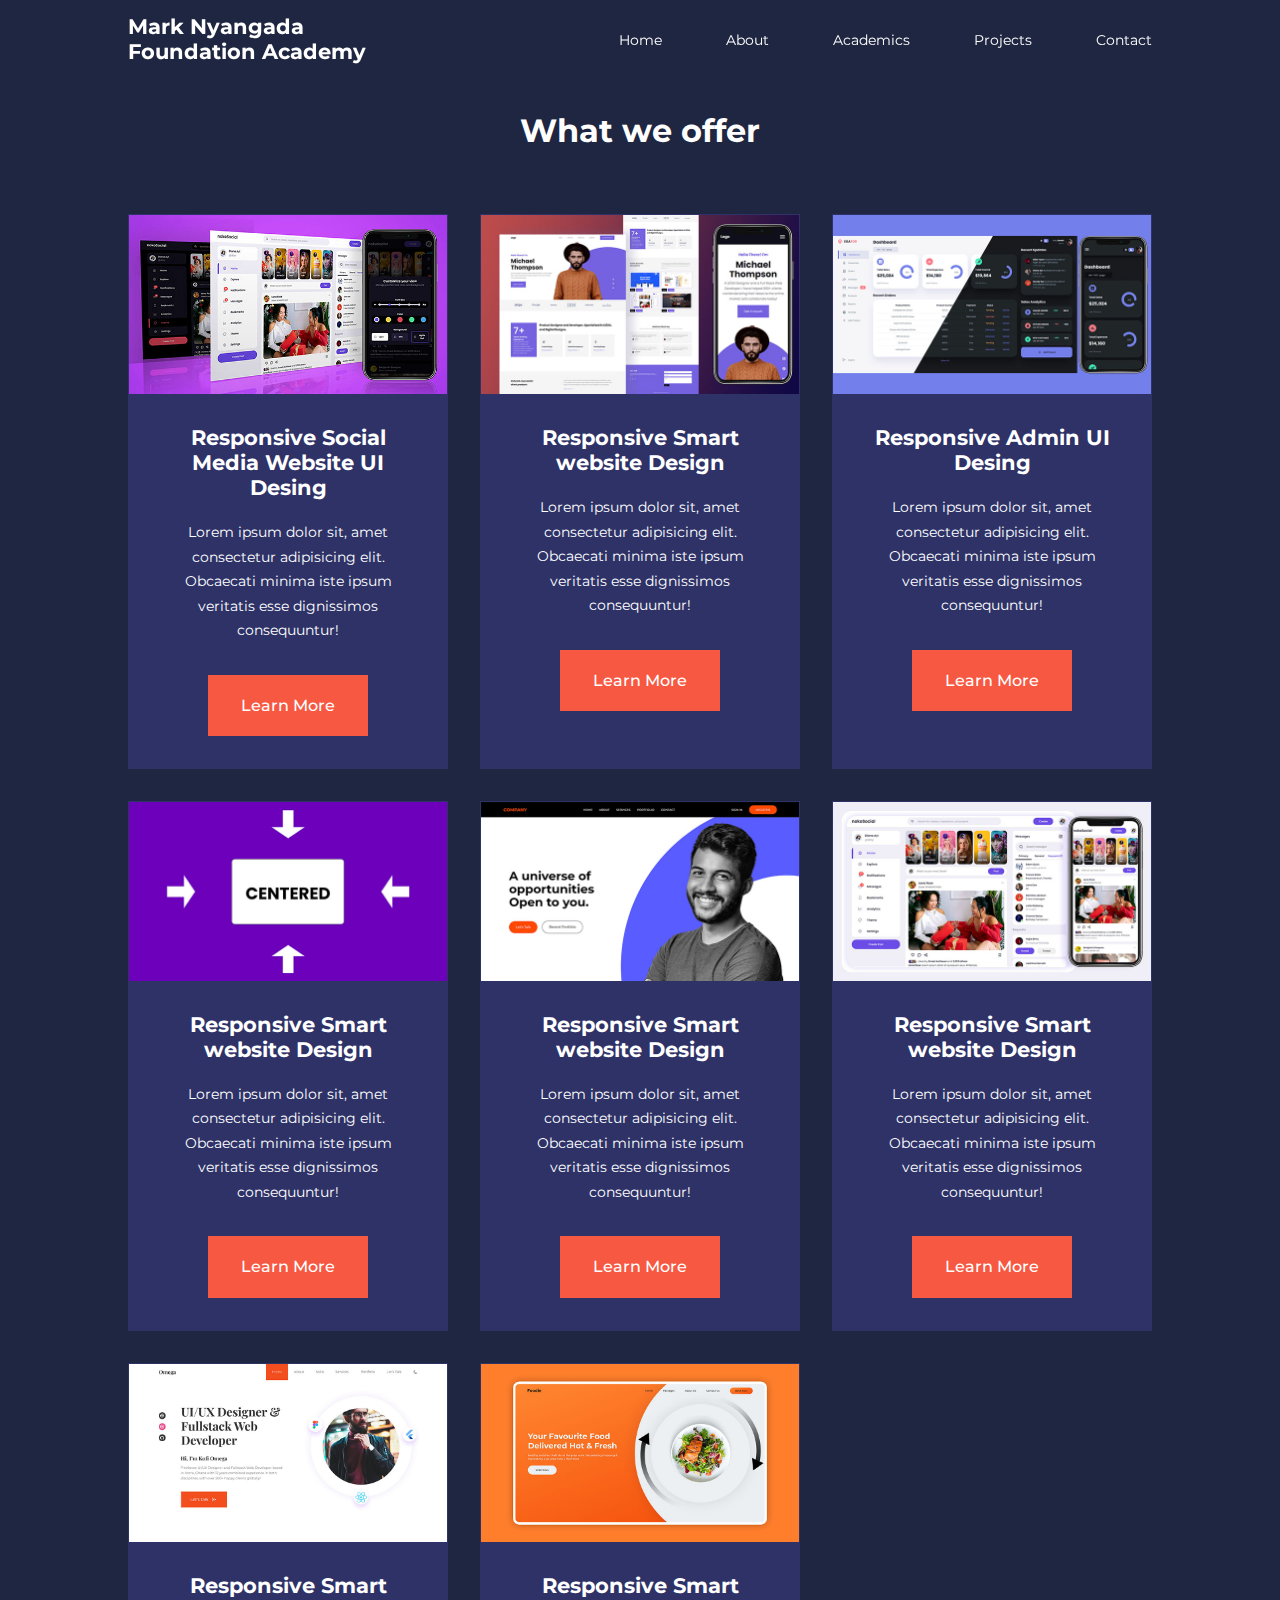
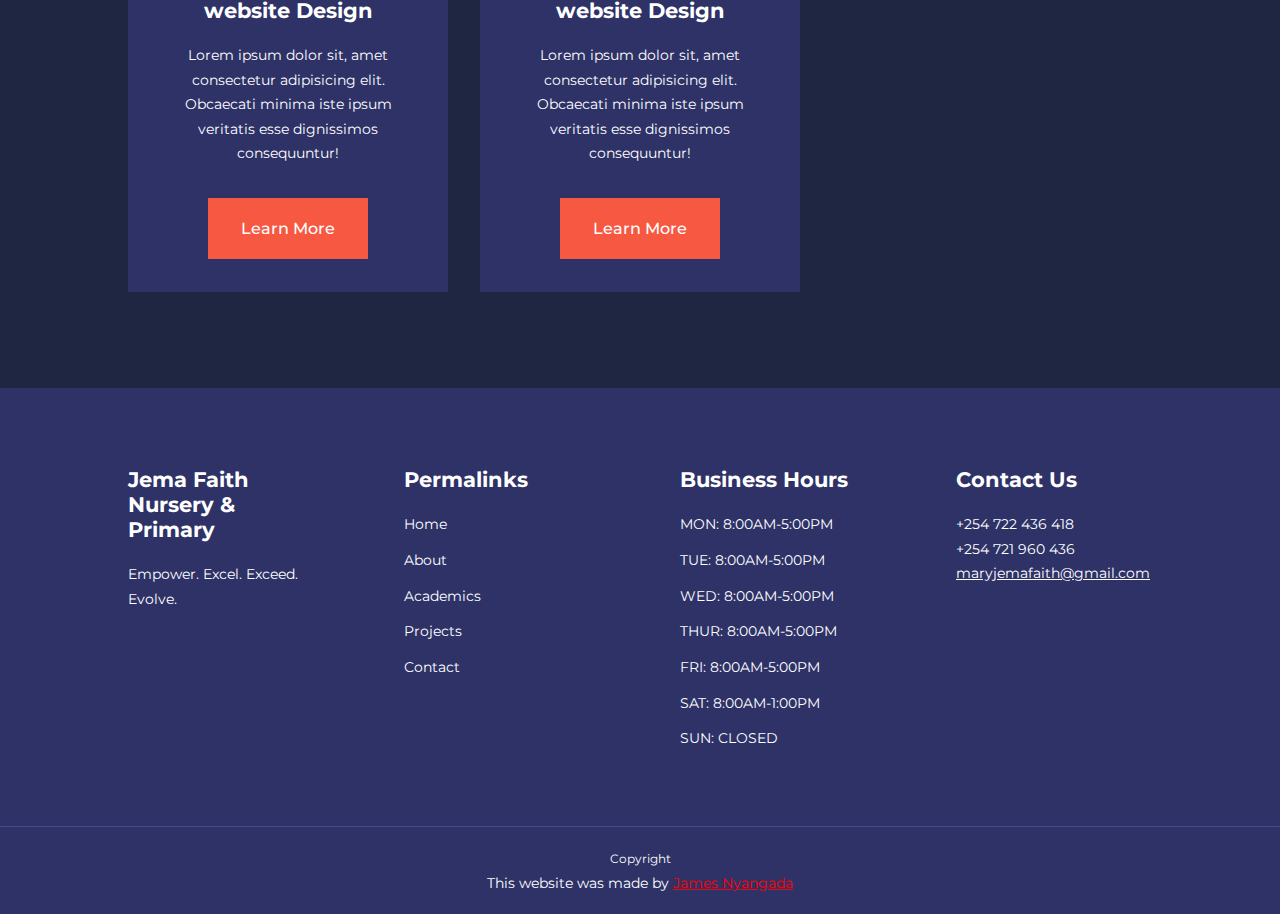
<file: MARK NYANGADA FOUNDATION ACADEMY/course.html>
<!DOCTYPE html>
<html lang="en">
<head>
    <meta charset="UTF-8">
    <meta name="viewport" content="width=device-width, initial-scale=1.0">
    <title>Mark Nyangada Foundation Academy</title>

    <!--ICONSCOUT CDN-->
    <link rel="stylesheet" href="https://unicons.iconscout.com/release/v2.1.6/css/unicons.css">

    <!--GOOGLE FONTS (MONTSERRAT)-->
    <link rel="preconnect" href="https://fonts.googleapis.com">
    <link rel="preconnect" href="https://fonts.gstatic.com" crossorigin>
    <link href="https://fonts.googleapis.com/css2?family=Montserrat:wght@300;400;500;600;700;900&display=swap" rel="stylesheet">




    <!--STYLESHEETS-->
    <link rel="stylesheet" href="styles/style.css">
    <style>
        .courses{
            margin-top: 1rem;
        }
    </style>
</head>
<body>
    <nav>
        <div class="container nav__container">
            <a href="index.html"><h4>Mark Nyangada <br> Foundation Academy</h4></a>
            <ul class="nav__menu">
                <li><a href="index.html">Home</a></li>
                <li><a href="about.html">About</a></li>
                <li><a href="course.html">Academics</a></li>
                <li><a href="projects.html">Projects</a></li>
                <li><a href="contact.html">Contact</a></li>
            </ul>
            <button id="open-menu-btn"><svg xmlns="http://www.w3.org/2000/svg" width="24" height="24" fill="none" id="menu"><path fill="#000" d="M3 6a1 1 0 0 1 1-1h16a1 1 0 1 1 0 2H4a1 1 0 0 1-1-1zm0 6a1 1 0 0 1 1-1h16a1 1 0 1 1 0 2H4a1 1 0 0 1-1-1zm1 5a1 1 0 1 0 0 2h16a1 1 0 1 0 0-2H4z"></path></svg></button>
            <button id="close-menu-btn"><svg xmlns="http://www.w3.org/2000/svg" width="24" height="24" fill="none" id="close"><path fill="#000" d="M7.05 7.05a1 1 0 0 0 0 1.414L10.586 12 7.05 15.536a1 1 0 1 0 1.414 1.414L12 13.414l3.536 3.536a1 1 0 0 0 1.414-1.414L13.414 12l3.536-3.536a1 1 0 0 0-1.414-1.414L12 10.586 8.464 7.05a1 1 0 0 0-1.414 0Z"></path></svg></button>
        </div>
    </nav>
    <!--===========================END OF NAVBAR=====================--> 



    <section class="courses">
        <h2>What we offer</h2>
        <div class="container courses__container">
            <article class="course">
                <div class="course__image">
                    <img src="./images/course1.jpg" >
                </div>
                <div class="course__info">
                    <h4>Responsive Social Media Website UI Desing</h4>
                    <p>Lorem ipsum dolor sit, amet consectetur adipisicing elit. Obcaecati minima iste ipsum veritatis esse dignissimos consequuntur!</p>
                    <a href="course.html" class=" btn btn-primary">Learn More</a>
                </div>
            </article>

            <article class="course">
                <div class="course__image">
                    <img src="./images/course2.jpg" >
                </div>
                <div class="course__info">
                    <h4>Responsive Smart website Design</h4>
                    <p>Lorem ipsum dolor sit, amet consectetur adipisicing elit. Obcaecati minima iste ipsum veritatis esse dignissimos consequuntur!</p>
                    <a href="course.html" class=" btn btn-primary">Learn More</a>
                </div>
                
            </article>

            <article class="course">
                <div class="course__image">
                    <img src="./images/course3.jpg" >
                </div>
                <div class="course__info">
                    <h4>Responsive Admin UI Desing</h4>
                    <p>Lorem ipsum dolor sit, amet consectetur adipisicing elit. Obcaecati minima iste ipsum veritatis esse dignissimos consequuntur!</p>
                    <a href="course.html" class=" btn btn-primary">Learn More</a>
                </div>
               
            </article>

            <article class="course">
                <div class="course__image">
                    <img src="./images/course4.jpg" >
                </div>
                <div class="course__info">
                    <h4>Responsive Smart website Design</h4>
                    <p>Lorem ipsum dolor sit, amet consectetur adipisicing elit. Obcaecati minima iste ipsum veritatis esse dignissimos consequuntur!</p>
                    <a href="course.html" class=" btn btn-primary">Learn More</a>
                </div>
                
            </article>


            <article class="course">
                <div class="course__image">
                    <img src="./images/course5.jpg" >
                </div>
                <div class="course__info">
                    <h4>Responsive Smart website Design</h4>
                    <p>Lorem ipsum dolor sit, amet consectetur adipisicing elit. Obcaecati minima iste ipsum veritatis esse dignissimos consequuntur!</p>
                    <a href="course.html" class=" btn btn-primary">Learn More</a>
                </div>
                
            </article>


            <article class="course">
                <div class="course__image">
                    <img src="./images/course6.jpg" >
                </div>
                <div class="course__info">
                    <h4>Responsive Smart website Design</h4>
                    <p>Lorem ipsum dolor sit, amet consectetur adipisicing elit. Obcaecati minima iste ipsum veritatis esse dignissimos consequuntur!</p>
                    <a href="course.html" class=" btn btn-primary">Learn More</a>
                </div>
                
            </article>


            <article class="course">
                <div class="course__image">
                    <img src="./images/course7.jpg" >
                </div>
                <div class="course__info">
                    <h4>Responsive Smart website Design</h4>
                    <p>Lorem ipsum dolor sit, amet consectetur adipisicing elit. Obcaecati minima iste ipsum veritatis esse dignissimos consequuntur!</p>
                    <a href="course.html" class=" btn btn-primary">Learn More</a>
                </div>
                
            </article>


            <article class="course">
                <div class="course__image">
                    <img src="./images/course8.jpg" >
                </div>
                <div class="course__info">
                    <h4>Responsive Smart website Design</h4>
                    <p>Lorem ipsum dolor sit, amet consectetur adipisicing elit. Obcaecati minima iste ipsum veritatis esse dignissimos consequuntur!</p>
                    <a href="course.html" class=" btn btn-primary">Learn More</a>
                </div>
                
            </article>


            
        </div>
    </section>

    <!--======================END OF COURSES===============-->

















<footer >
    <div class="container footer__container">
        <div class="footer__1">
            <a href="index.html" class="footer__logo"><h4>Jema Faith <br>Nursery & Primary</h4></a>
            <p>
                Empower. Excel. Exceed. Evolve.
            </p>
        </div>

        <div class="footer__2">
            <h4>Permalinks</h4>
            <ul class="Permalinks">
            <li><a href="index.html">Home</a></li>
            <li><a href="about.html">About</a></li>
            <li><a href="course.html">Academics</a></li>
            <li><a href="projects.html">Projects</a></li>
            <li><a href="contact.html">Contact</a></li>
            </ul>
        </div>

        <div class="footer__3">
            <h4>Business Hours</h4>
            <ul class="privacy">
                <li>MON: 8:00AM-5:00PM</li>
                <li>TUE: 8:00AM-5:00PM</li>
                <li>WED: 8:00AM-5:00PM</li>
                <li>THUR: 8:00AM-5:00PM</li>
                <li>FRI: 8:00AM-5:00PM</li>
                <li>SAT: 8:00AM-1:00PM</li>
                <li>SUN: CLOSED</li>
            </ul>
        </div>

        <div class="footer__4">
            <h4>Contact Us</h4>
            <div>
                <p>+254 722 436 418</p>
                <p>+254 721 960 436</p>
                <p><a href="mailto:maryjemafaith@gmail.com" style="cursor: pointer; text-decoration: underline;">maryjemafaith@gmail.com</a> </p>
            </div>

            <ul class="footer__socials">
                <li>
                    <a href="#"><i class="uil uil-facebook-f"></i></a>
                </li>
                <li>
                    <a href="#"><i class="uil uil-instagram-alt"></i></a>
                </li>
                <li>
                    <i class="uil uil-twitter"></i>
                </li>
                <li>
                    <a href="#"><i class="uil uil-linkedin-alt"></i></a>
                </li>
            </ul>
        </div>

       
    </div>

    <div class="footer__copyright">
        <small>Copyright</small>
        <p>This website was made by <a href="https://www.linkedin.com/in/james-nyangada-218399272/"  target="_blank"><span style="text-decoration: underline; cursor: pointer; color: red; ">James Nyangada</span></a></p>
    </div>
</footer> 

<!--=========================================================END OF FOOTER=========================================--> 




<script src="./main.js"></script>



</html>
</file>
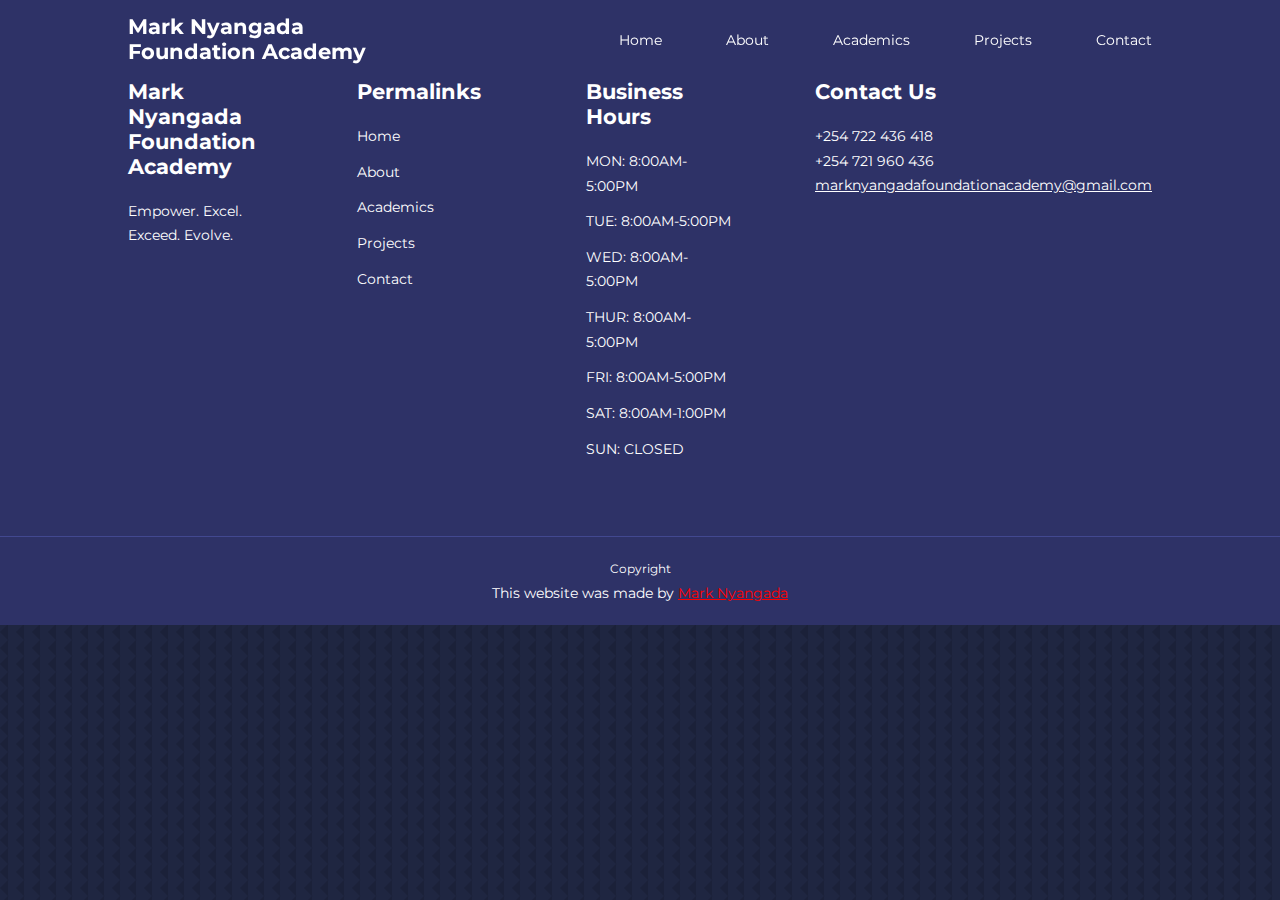
<file: MARK NYANGADA FOUNDATION ACADEMY/projects.html>
<!DOCTYPE html>
<html lang="en">
<head>
    <meta charset="UTF-8">
    <meta name="viewport" content="width=device-width, initial-scale=1.0">
    <title>Mark Nyangada Foundation Academy</title>

    <!--ICONSCOUT CDN-->
    <link rel="stylesheet" href="https://unicons.iconscout.com/release/v2.1.6/css/unicons.css">

    <!--GOOGLE FONTS (MONTSERRAT)-->
    <link rel="preconnect" href="https://fonts.googleapis.com">
    <link rel="preconnect" href="https://fonts.gstatic.com" crossorigin>
    <link href="https://fonts.googleapis.com/css2?family=Montserrat:wght@300;400;500;600;700;900&display=swap" rel="stylesheet">



    <!--SWIPER JS-->
    <link
    rel="stylesheet"
    href="https://cdn.jsdelivr.net/npm/swiper@9/swiper-bundle.min.css"
    />




    <!--STYLESHEETS-->
    <link rel="stylesheet" href="styles/style.css">

    <style>
        body{
            background-image: url("images/bg-texture.png");
        }
    </style>
</head>

<body>
    <nav>
        <div class="container nav__container">
            <a href="index.html"><h4>Mark Nyangada <br> Foundation Academy</h4></a>
            <ul class="nav__menu">
                <li><a href="index.html">Home</a></li>
                <li><a href="about.html">About</a></li>
                <li><a href="course.html">Academics</a></li>
                <li><a href="projects.html">Projects</a></li>
                <li><a href="contact.html">Contact</a></li>
            </ul>
            <button id="open-menu-btn"><svg xmlns="http://www.w3.org/2000/svg" width="24" height="24" fill="none" id="menu"><path fill="#000" d="M3 6a1 1 0 0 1 1-1h16a1 1 0 1 1 0 2H4a1 1 0 0 1-1-1zm0 6a1 1 0 0 1 1-1h16a1 1 0 1 1 0 2H4a1 1 0 0 1-1-1zm1 5a1 1 0 1 0 0 2h16a1 1 0 1 0 0-2H4z"></path></svg></button>
            <button id="close-menu-btn"><svg xmlns="http://www.w3.org/2000/svg" width="24" height="24" fill="none" id="close"><path fill="#000" d="M7.05 7.05a1 1 0 0 0 0 1.414L10.586 12 7.05 15.536a1 1 0 1 0 1.414 1.414L12 13.414l3.536 3.536a1 1 0 0 0 1.414-1.414L13.414 12l3.536-3.536a1 1 0 0 0-1.414-1.414L12 10.586 8.464 7.05a1 1 0 0 0-1.414 0Z"></path></svg></button>
        </div>
    </nav>
    <!--===========================END OF NAVBAR=====================--> 













    <footer>
        <div class="container footer__container">
            <div class="footer__1">
                <a href="index.html" class="footer__logo"><h4>Mark Nyangada <br>Foundation Academy</h4></a>
                <p>
                    Empower. Excel. Exceed. Evolve.
                </p>
            </div>
    
            <div class="footer__2">
                <h4>Permalinks</h4>
                <ul class="Permalinks">
                <li><a href="index.html">Home</a></li>
                <li><a href="about.html">About</a></li>
                <li><a href="course.html">Academics</a></li>
                <li><a href="projects.html">Projects</a></li>
                <li><a href="contact.html">Contact</a></li>
                </ul>
            </div>
    
            <div class="footer__3">
                <h4>Business Hours</h4>
                <ul class="privacy">
                    <li>MON: 8:00AM-5:00PM</li>
                    <li>TUE: 8:00AM-5:00PM</li>
                    <li>WED: 8:00AM-5:00PM</li>
                    <li>THUR: 8:00AM-5:00PM</li>
                    <li>FRI: 8:00AM-5:00PM</li>
                    <li>SAT: 8:00AM-1:00PM</li>
                    <li>SUN: CLOSED</li>
                </ul>
            </div>
    
            <div class="footer__4">
                <h4>Contact Us</h4>
                <div>
                    <p>+254 722 436 418</p> 
                    <p>+254 721 960 436</p>
                    <p><a href="mailto:marknyangadafoundationacademy@gmail.com" style="cursor: pointer; text-decoration: underline;">marknyangadafoundationacademy@gmail.com</a> </p>
                </div>
    
                <ul class="footer__socials">
                    <li>
                        <a href="#"><i class="uil uil-facebook-f"></i></a>
                    </li>
                    <li>
                        <a href="#"><i class="uil uil-instagram-alt"></i></a>
                    </li>
                    <li>
                        <i class="uil uil-twitter"></i>
                    </li>
                    <li>
                        <a href="#"><i class="uil uil-linkedin-alt"></i></a>
                    </li>
                </ul>
            </div>
    
           
        </div>
    
        <div class="footer__copyright">
            <small>Copyright</small>
            <p>This website was made by <a href="https://www.linkedin.com/in/mark-nyangada-0b1b49166/"  target="_blank"><span style="text-decoration: underline; cursor: pointer; color: red; ">Mark Nyangada</span></a></p>
        </div>
      </footer> 
    
     <!--=========================================================END OF FOOTER=========================================--> 
    
    
    
    
     <script src="./main.js"></script>
    
    
    </body>
    </html>
</file>
<file: MARK NYANGADA FOUNDATION ACADEMY/styles/style.css>
*{
    margin: 0;
    padding: 0;
    border: 0;
    outline: 0;
    text-decoration: none;
    list-style: none;
    box-sizing: border-box;
}

:root{
    --color-primary: #6c63ff;
    --color-success: #00bf8e;
    --color-warning: #f7c94b;
    --color-danger: #f75842;
    --color-danger-variant: rgba(247, 88,  66, 0.4);
    --color-white: #fff;
    --color-light: rgba(255,255,255,0.7);
    --color-black: #000;
    --color-bg: #1f2641;
    --color-bg1: #2e3267;
    --color-bg2: #424890;

    --container-width-lg: 80%;
    --container-width-md: 90%;
    --container-width-sm: 94%;

    --transition: all 400ms ease;
}

body{
    font-family: 'Montserrat', sans-serif;
    line-height: 1.7;
    color: var(--color-white);
    background: var(--color-bg);
}

.container{
    width: var(--container-width-lg);
    margin: 0 auto;
}

section{
    padding: 6rem 0;
}

section h2 {
    text-align: center;
    margin-bottom: 4rem;
}

h1,
h2,
h3,
h4,
h5{
    line-height: 1.2;
}

h1{
    font-size: 2.4rem;
}
h2{
    font-size: 2rem;
}
h3{
    font-size: 1.6rem;
}
h4{
    font-size: 1.3rem;
}

a{
    color: var(--color-white);
}

img{
    width: 100%;
    display: block;
    object-fit: cover;
}

.btn{
    display: inline-block;
    background: var(--color-white);
    color: var(--color-black);
    padding: 1rem 2rem;
    border: 1px solid transparent;
    font-weight: 500; 
    transition: var(--transition);
}
.btn:hover{
    background: transparent;
    color: var(--color-white);
    border-color: var(--color-white);
}

.btn-primary{
    background: var(--color-danger);
    color: var(--color-white);
}


/*======================NAVBAR====================*/

nav{
    background: transparent;
    width: 100vw;
    height: 5rem;
    position: fixed;
    top: 0;
    z-index: 11;
}

/* change navbar styles on scroll using javascript */
.window-scroll{
     background: var(--color-primary);
     box-shadow: 0 1rem 2rem  rgba(0, 0, 0, 0.2);
}

.nav__container{
    height: 100%;
    display: flex;
    justify-content: space-between;
    align-items: center;
}

nav button{
    display: none;
}

.nav__menu{
    display: flex;
    align-items: center;
    gap: 4rem;
}

.nav__menu a{
    font-size: 0.9rem;
    transition: all 700ms ease-in-out;
}

.nav__menu a:hover{
    color: var(--color-bg2);
}

/*======================HEADER====================*/
header{
    position: relative;
    top: 5rem;
    overflow: hidden;
    height: 70vh;
    margin-bottom: 5rem;

}

.header__container{
    display: grid;
    grid-template-columns: 1fr 1fr;
    align-items: center;
    gap: 5rem;
    height: 100%;

}

.header__left P{
    margin: 1rem 0 2.4rem;
}

/*=================================CATEGORIES===============*/

.categories{
    background: var(--color-bg1);
    height: 32rem;
    
}
.categories h1{
    line-height: 1;
    margin-bottom: 3rem;

}

.categories__container{
    display: grid;
    grid-template-columns: 40% 65%;
}

.categories__left{
    margin-right: 4rem;
}
.categories__left p{
    margin: 1rem 0 3rem;
}
.categories__right{
    display: grid;
    grid-template-columns: repeat(3, 1fr);
    gap: 1.2rem;
}

.category{
    background: var(--color-bg2);
    padding: 2rem;
    border-radius: 2rem;
    transition: var(--transition);
    
}
.category:hover{
    box-shadow: 0 3rem 3rem rgba(0, 0, 0, 0.3);
    z-index: 1;
}

.category:nth-child(2) .category__icon {
    background: var(--color-danger);
}

.category:nth-child(3) .category__icon {
    background: var(--color-success);
}

.category:nth-child(4) .category__icon {
    background: var(--color-warning);
}

.category:nth-child(5) .category__icon {
    background: var(--color-success);
}


.category__icon{
    background: var(--color-primary);
    padding: 0.7rem;
    border-radius: 0.9rem;
}

.category h5{
    margin: 2rem 0 1rem;
}

.category p{
    font-size: 0.85rem;
}


/*======================POPULAR COURSES====================*/

.courses{
    margin-top: 10rem;
}

.courses__container{
    display: grid;
    grid-template-columns: repeat(3, 1fr);
    gap: 2rem;
}
  
.course{
    background: var(--color-bg1);
    text-align: center;
    border: 1px solid transparent;
    transition: var(--transition);
}

.course:hover{
    background: transparent;
    border-color: var(--color-primary);
}
.course__info{
    padding: 2rem;
}

.course__info p{
    margin: 1.2rem 0 2rem;
    font-size: 0.9rem;
}


/*======================================FAQs====================================*/

.faqs{
    background: var(--color-bg1);
    box-shadow: inset 0 0 3rem rgba(0, 0, 0, 0.5);
}

.faqs__container{
    display: grid;
    grid-template-columns: 1fr 1fr;
    gap: 1rem;
}

.faq{
    padding: 2rem;
    display: flex;
    align-items: center;
    gap: 1.4rem;
    height: fit-content;
    background: var(--color-primary);
    cursor: pointer;
}

.faq h4{
    font-size: 1rem;
    line-height: 2.2;

}

.faq__icon{
    align-self: flex-start;
    font-size: 1.2rem;
}

.faq p{
    margin-top: 0.8rem;
    display: none;
}

.faq.open p{
    display: block;
}


/*======================================TESTIMONIALS====================================*/

.testimonials__container{
    overflow-x: hidden;
    position: relative;
    margin-bottom: 5rem;
}

.testimonial{
    padding-top: 2rem;
}

.avatar{
    width: 6rem;
    height: 6rem;
    border-radius: 50%;
    overflow: hidden;
    margin: 0 auto 1rem;
    border: 1rem solid var(--color-bg1);
}

.testimonial__info{
    text-align: center;
}

.testimonial__body{
    background: var(--color-primary);
    padding: 2rem;
    margin-top: 3rem;
    position: relative;
}

.testimonial__body::before{
    content: "";
    display: block;
    background: linear-gradient(-135deg, transparent, var(--color-primary), var(--color-primary), var(--color-primary)); 
    width: 3rem;
    height: 3rem;
    position: absolute;
    left: 50%;
    top: -1.5rem;
    transform: rotate(45deg);
}


/*======================================FOOTER====================================*/

footer{
    background: var(--color-bg1);
    padding-top: 5rem;
    font-size: 0.9rem;

}

.footer__container{
    display: grid;
    grid-template-columns: repeat(4, 1fr);
    gap: 5rem;
}

.footer__container > div h4{
    margin-bottom: 1.2rem;

}

.footer__1 p{
    margin: 0 0 2rem;
}

footer ul li {
    margin-bottom: 0.7rem;
}

footer ul li a:hover{
    text-decoration: underline;
}

.footer__socials{
    display: flex;
    gap: 1rem;
    font-size: 1.2rem;
    margin-top: 2rem;
}
.footer__copyright{
    text-align: center;
    margin-top: 4rem;
    padding: 1.2rem 0;
    border-top: 1px solid var(--color-bg2);
}

/*========================================MEDIA QUERIES (TABLETS)======================================*/

@media screen and (max-width: 1024px) {
    .container{
        width: var(--container-width-md);
    }

    h1{
        font-size: 2rem;
    }
    h2{
        font-size: 1.7rem;
    }
    h3{
        font-size: 1.4rem;
    }
    h4{
        font-size: 1.2rem;
    }



    /*====================================NAVBAR===========================*/

    nav button{
        display: inline-block;
        background: transparent;
        font-size: 1.8rem;
        color: var(--color-white);
        cursor: pointer;
    }

    nav button#close-menu-btn{
        display: none;
    }

    .nav__menu{
        position: fixed;
        top: 5rem;
        right: 5%;
        height: fit-content;
        width: 18rem;
        flex-direction: column;
        gap: 0;
        display: none;
    }


    .nav__menu li{
        width: 100%;
        height: 5.8rem;
        animation: animateNavItems 400ms linear forwards;
        transform-origin: top right;
        opacity: 0;
    }

    .nav__menu li:nth-child(2){
        animation-delay: 200ms;
    }
    .nav__menu li:nth-child(3){
        animation-delay: 400ms;
    }
    .nav__menu li:nth-child(4){
        animation-delay: 600ms;
    }
    .nav__menu li:nth-child(5){
        animation-delay: 800ms;
    }

    @keyframes animateNavItems {
        0%{
            transform: rotatez(-90deg) rotateX(90deg) scale(0.1);
        }
        100%{
            transform: rotateZ(0) rotateX(0) scale(1);
            opacity: 1;
        }
    }

    .nav__menu li a{
        background: var(--color-primary);
        box-shadow: -4rem 6rem 10rem rgba(0,0,0,0.6);
        width: 100%;
        height: 100%;
        display: grid;
        place-items: center;
    }
    .nav__menu li a:hover{
        background: var(--color-bg2);
        color: var(--color-white);
    }


     /*====================================HEADER===========================*/
     header{
        height: 55vh;
        margin-bottom: 4rem;
     }
     .header__container{
        gap: 0;
        padding-bottom: 3rem;
     }

      /*====================================CATEGORIES===========================*/
      .categories{
        height: auto;
      }

      .categories__container{
        grid-template-columns: 1fr;
        gap: 3rem;
      }
      .categories__left{
        margin-right: 0;
      }
       /*====================================POPULAR COURSES==========================*/
       .courses{
        margin-top: 0;
       }

       .courses__container{
        grid-template-columns: 1fr 1fr;

       }
     /*====================================FAQs===========================*/
     .faqs__container{
        grid-template-columns: 1fr;
     }
     .faq{
        padding: 1.5rem;
     }

      /*====================================FOOTER===========================*/
      .footer__container{
        grid-template-columns: 1fr 1fr;
      }
}
 /*============================================MEDIA QUERIES (PHONES)==================================*/
 @media screen and (max-width: 600px){
    .container{
        width: var(--container-width-sm);
    }

     /*====================================NAVBAR===========================*/
     .nav__menu{
        right: 3%;
     }

      /*====================================HEADER===========================*/
      header{
        height: 100vh;
      }

      .header__container{
        grid-template-columns: 1fr;
        text-align: center;
        margin-top: 0;
      }

      .header__left p{
        margin-bottom: 1.3rem;
      }

       /*====================================CATEGORIES===========================*/
       .categories__right{
        grid-template-columns: 1fr 1fr;
        gap: 0.7rem;

       }

       .category{
        padding: 1rem;
        border-radius: 1rem;
       }
       .category__icon{
        margin-top: 4px;
        display: inline-block;
       }

        /*====================================POPULAR COURSES===========================*/
        .courses__container{
            grid-template-columns: 1fr;
        }
        /*====================================TESTIMONIALS===========================*/
        .testimonial__body{
        padding: 1.2rem;
        }
         /*====================================FOOTER===========================*/
        .footer__container{
        grid-template-columns: 1fr;
        text-align: center;
        gap: 2rem;
        }
         .footer__1 p{
        margin: 1rem auto;
        }
        .footer__socials{
            justify-content: center;
        }
 }
</file>
<file: MARK NYANGADA FOUNDATION ACADEMY/styles/about.css>
:root{
    --color-primary: #6c63ff;
    --color-success: #00bf8e;
    --color-warning: #f7c94b;
    --color-danger: #f75842;
    --color-danger-variant: rgba(247, 88,  66, 0.4);
    --color-white: #fff;
    --color-light: rgba(255,255,255,0.7);
    --color-black: #000;
    --color-bg: #1f2641;
    --color-bg1: #2e3267;
    --color-bg2: #424890;

    --container-width-lg: 80%;
    --container-width-md: 90%;
    --container-width-sm: 94%;

    --transition: all 400ms ease;
}

/*=======================================History of school=========================================*/
.about__achievements{
    margin-top: 3rem;

}

.about__achievements-container{
    display: grid;
    grid-template-columns: 40% 60%;
    gap: 5rem;
}
.about__achievements-right > p{
    margin: 1.6rem 0 2.5rem;
}
.achievements__cards{
    display: grid;
    grid-template-columns: repeat(3, 1fr);
    gap: 1.5rem;
}

.achievement__card{
    background: var(--color-bg1);
    padding: 1.6rem;
    border-radius: 1rem;
    text-align: center;
    transition: var(--transition);
}
.achievement__card:hover{
    background: var(--color-bg2);
    box-shadow: 0 3rem 3rem rgba(0,0,0, 0.3);
}
.achievement__icon{
    background: var(--color-danger);
    padding: 0.6rem;
    border-radius: 1rem;
    display: inline-block;
    margin-bottom: 2rem;
    font-size: 2rem;
}
.achievement__card:nth-child(2)
.achievement__icon{
    background: var(--color-success);
}
.achievement__card:nth-child(3)
.achievement__icon{
    background: var(--color-primary);
}

.achievement__card p{
    margin-top: 1rem;
}

/*=======================================TEAMS=========================================*/
.team{
    background: var(--color-bg1);
    box-shadow: inset 0 0 3rem rgba(0,0,0, 0.5);

}
.team__container{
    display: grid;
    grid-template-columns: repeat(4, 1fr);
    gap: 2rem;
}

.team__member{
    background: var(--color-bg2);
    padding: 2rem;
    border: 1px solid transparent;
    transition: var(--transition);
    position: relative;
    overflow: hidden;
}
.team__member:hover{
    background: transparent;
    border-color: var(--color-primary);
}

.team__member-image img{
    filter: saturate(0);
}
.team__member:hover img{
    filter: saturate(1);
}
.team__member-info *{
    text-align: center;
    margin-top: 1.4rem;
}

.team__member-info p{
    color: var(--color-light);
}

.team__member-socials{
    position: absolute;
    top: 50%;
    transform: translateY(-50%);
    right: -100%;
    display: flex;
    flex-direction: column;
    background: var(--color-primary);
    border-radius: 1rem 0 0 1rem;
    box-shadow: -2rem 0 2rem rgba(0,0,0,0.3);
    transition: var(--transition);
}

.team__member:hover
.team__member-socials{
    right: 0; 
}
.team__member-socials a{
    padding: 1rem;
}


/*=====================================MEDIA QUERIES(TABLETS)=======================================*/
@media screen and (max-width: 1024px) {
    .about__achievements{
        margin-top: 2rem;
    }
    .about__achievements-container{
        grid-template-columns: 1fr;
        gap: 4rem;
    }

    .about__achievements-left{
        width: 80%;
        margin: 0 auto;
    }

    .team__container{
        grid-template-columns: repeat(3, 1fr);
        gap: 1.5rem;
    }

    .team__member{
        padding: 1rem;
    }
    
}

/*=====================================MEDIA QUERIES(PHONES)=======================================*/
@media screen and (max-width: 600px) {
    .achievements__cards{
        grid-template-columns: 1fr 1fr;
        gap: 0.7rem;
    }
    .team__container{
        grid-template-columns: 1fr 1fr;
        gap: 0.7rem;
    }

    .team__member{
        padding: 0;
    }


    .team__member p{
        margin-bottom: 1.5rem;
    }
}
</file>
<file: MARK NYANGADA FOUNDATION ACADEMY/styles/contact.css>
:root{
    --color-primary: #6c63ff;
    --color-success: #00bf8e;
    --color-warning: #f7c94b;
    --color-danger: #f75842;
    --color-danger-variant: rgba(247, 88,  66, 0.4);
    --color-white: #fff;
    --color-light: rgba(255,255,255,0.7);
    --color-black: #000;
    --color-bg: #1f2641;
    --color-bg1: #2e3267;
    --color-bg2: #424890;

    --container-width-lg: 80%;
    --container-width-md: 90%;
    --container-width-sm: 94%;

    --transition: all 400ms ease;
}






.contact__container{
    background: var(--color-bg1);
    padding: 4rem;
    display: grid;
    grid-template-columns: 40% 60%;
    gap: 4rem;
    height: 30rem;
    margin: 7rem auto;
    border-radius: 1rem;
}


/*===================================ASIDE===========================================*/
.contact__aside{
    background: var(--color-primary);
    padding: 3rem;
    border-radius: 1rem;
    position: relative;
    bottom: 10rem;
}

.aside__image{
    width: 12rem;
    margin-bottom: 2rem;

}

.contact__aside h2{
    text-align: left;
    margin-bottom: 1rem;
}

.contact__aside p{
    font-size: 0.9rem;
    margin-bottom: 2rem;
}

.contact__details li{
    display: flex;
    gap: 1rem;
    align-items: center;
    margin-bottom: 1rem;
}

.contact__socials {
    display: flex;
    gap: 0.8rem;
    margin-top: 3rem;
}


.contact__socials a{
    background: var(--color-bg2);
    padding: 0.5rem;
    border-radius: 50%;
    font-size: 0.9rem;
    transition: var(--transition);
}

.contact__socials a:hover{
    background: transparent;
}


/*==================================================FORM================================*/
.contact__form{
    display: flex;
    flex-direction: column;
    gap: 1.2rem;
    margin-right: 4rem;
}

.form__name{
    display: flex;
    gap: 1.2rem;
}

.contact__form input[type="text"]{
    width: 50%;
}

.contact__form input, textarea{
    width: 100%;
    padding: 1rem;
    background: var(--color-bg);
    color: var(--color-white);
}
.contact__form .btn{
    width: max-content;
    margin-top: 1rem;
    cursor: pointer;
}



/*==================================================MEDIA QUERIES (TABLETS)================================*/
@media screen and (max-width: 1024px) {
    /* .contact{
       padding-bottom: 0; 
    }*/

    .contact__container{
        gap: 1.5rem;
        margin-top: 3rem;
        height: auto;
        padding: 1.5rem;
    }


    .contact__aside{
        width: auto;
        padding: 1.5rem;
        bottom: 0;
    }

    .contact__form{
        align-self: center;
        margin-right: 1.5rem;
    }
}

/*==================================================MEDIA QUERIES (TABLETS)================================*/
@media screen and (max-width: 600px) {
    .contact__container{
        grid-template-columns: 1fr;
        gap: 3rem;
        margin-top: 0;
        padding: 0;
    }

    .contact__form{
        margin: 0 1.5rem 3rem;
    }
    .form__name{
        flex-direction: column;
    }
    .form__name inupt[type="text"]{
        width: 100%;
    }
}
</file>
